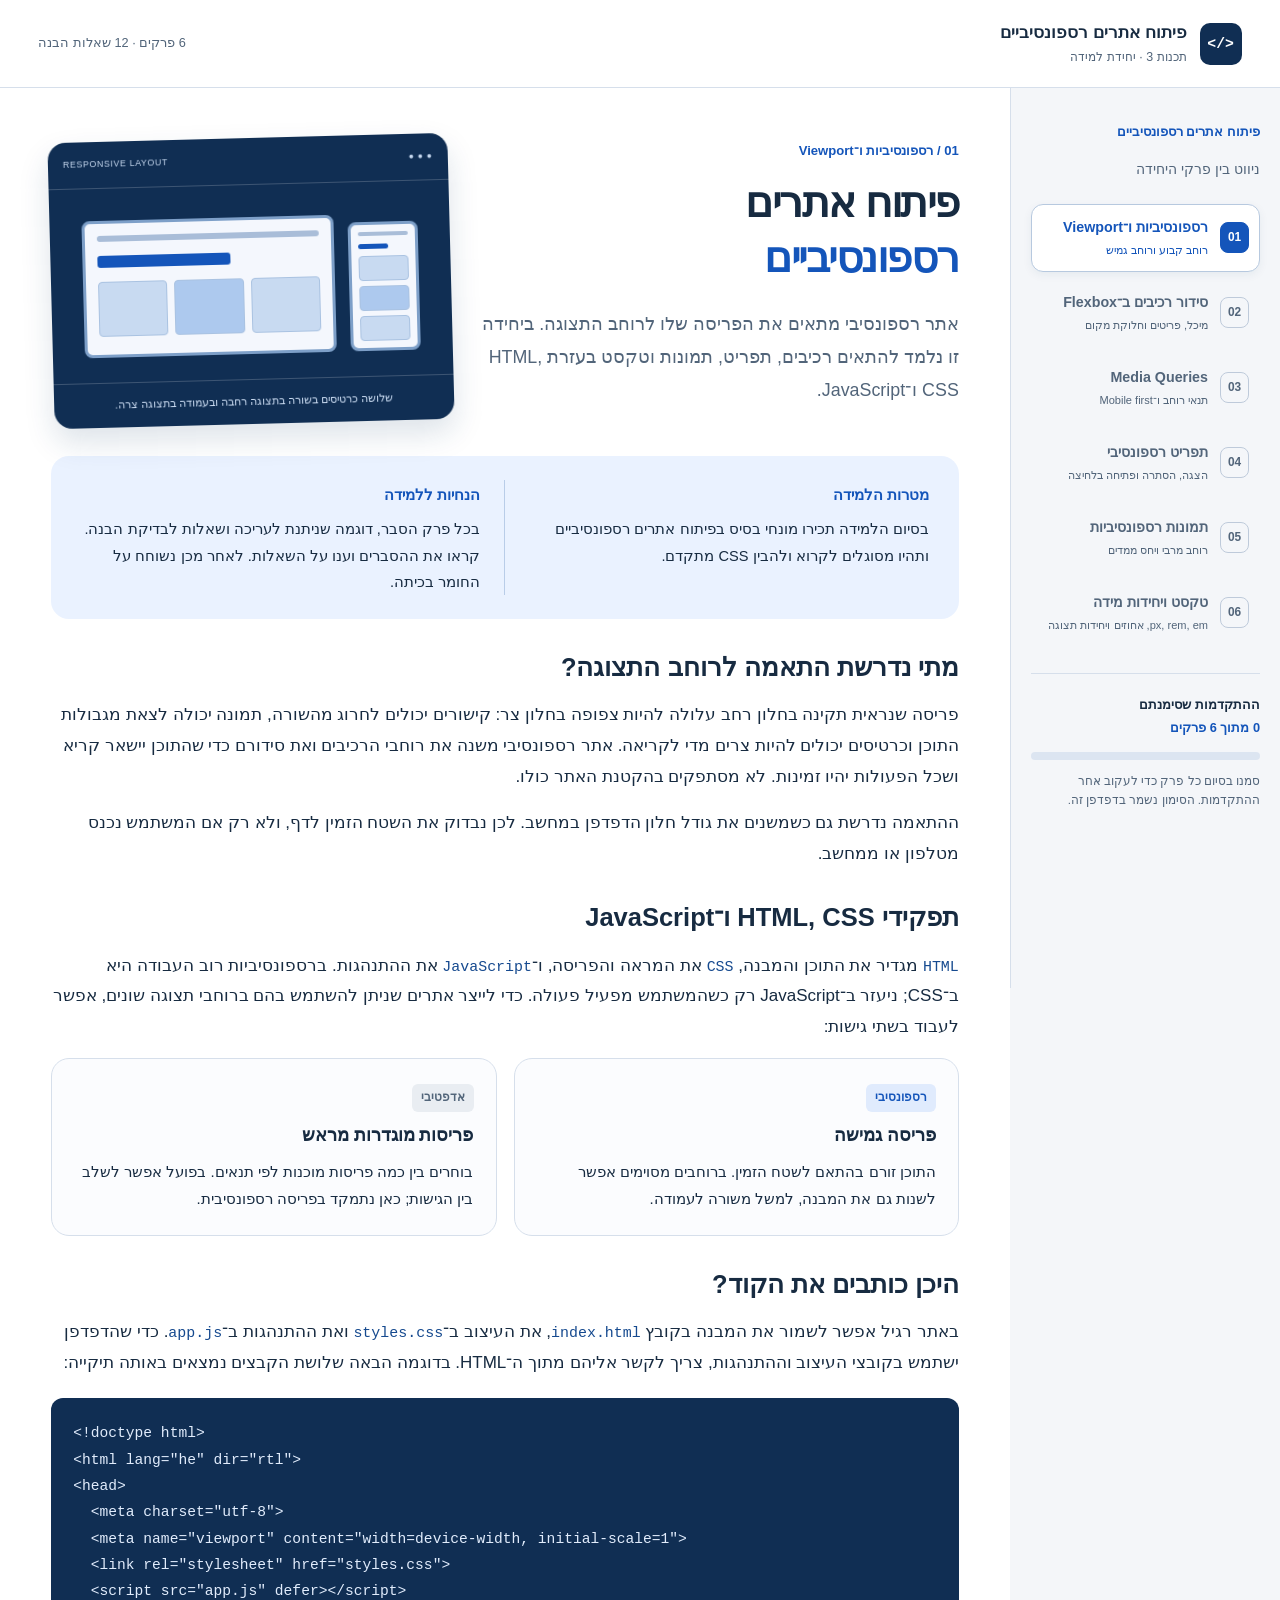
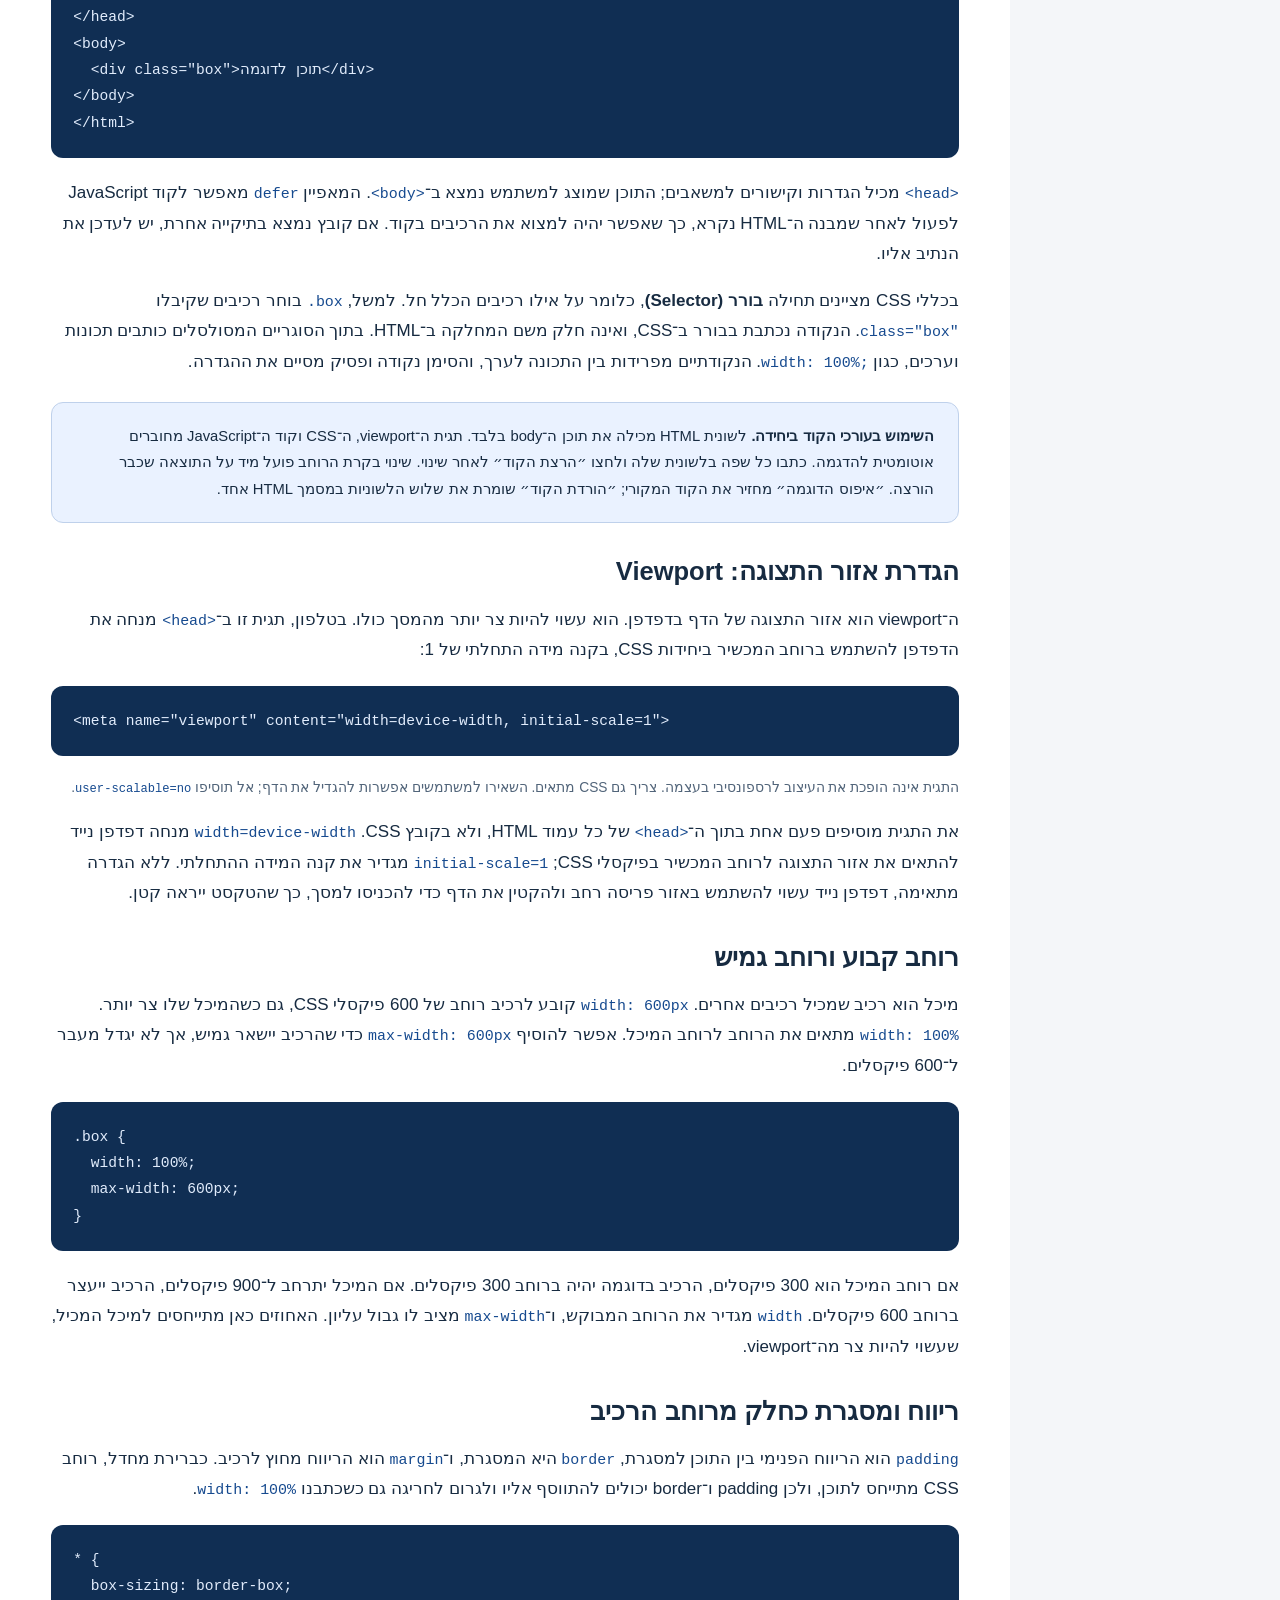
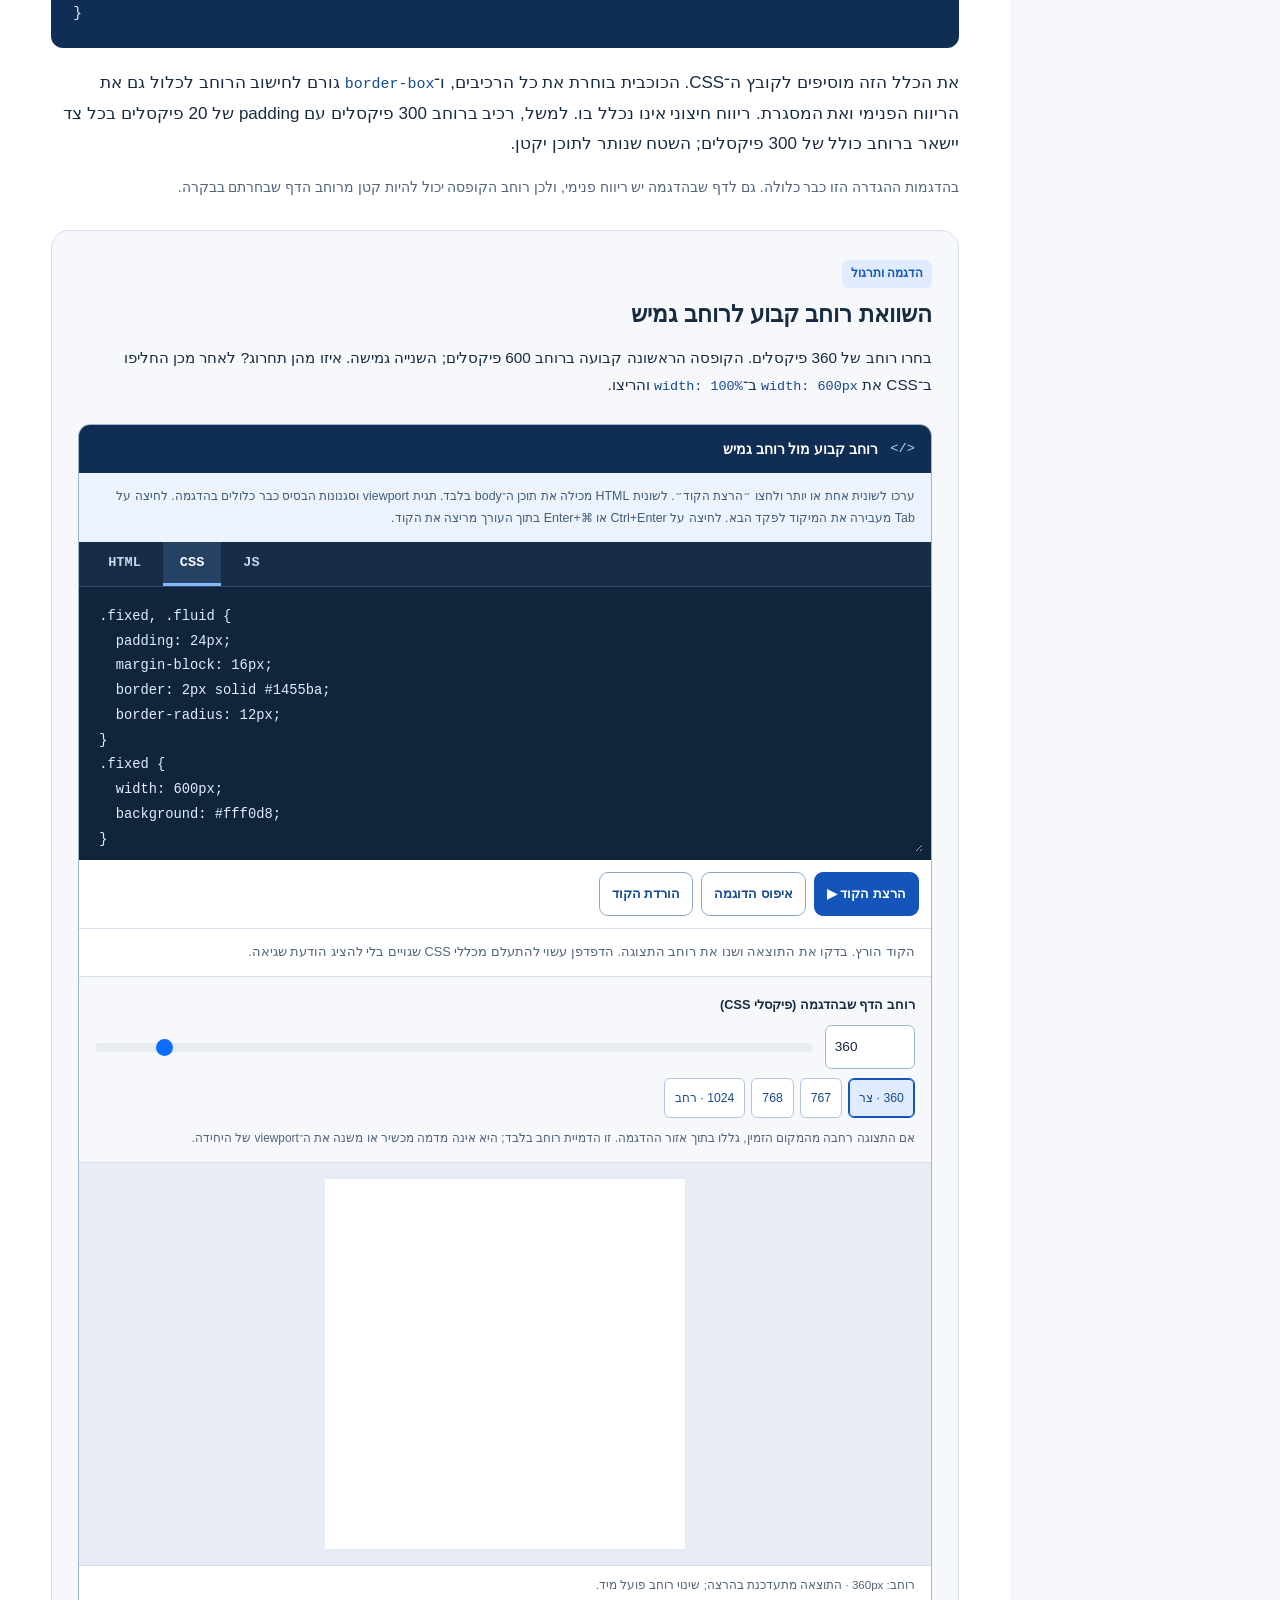
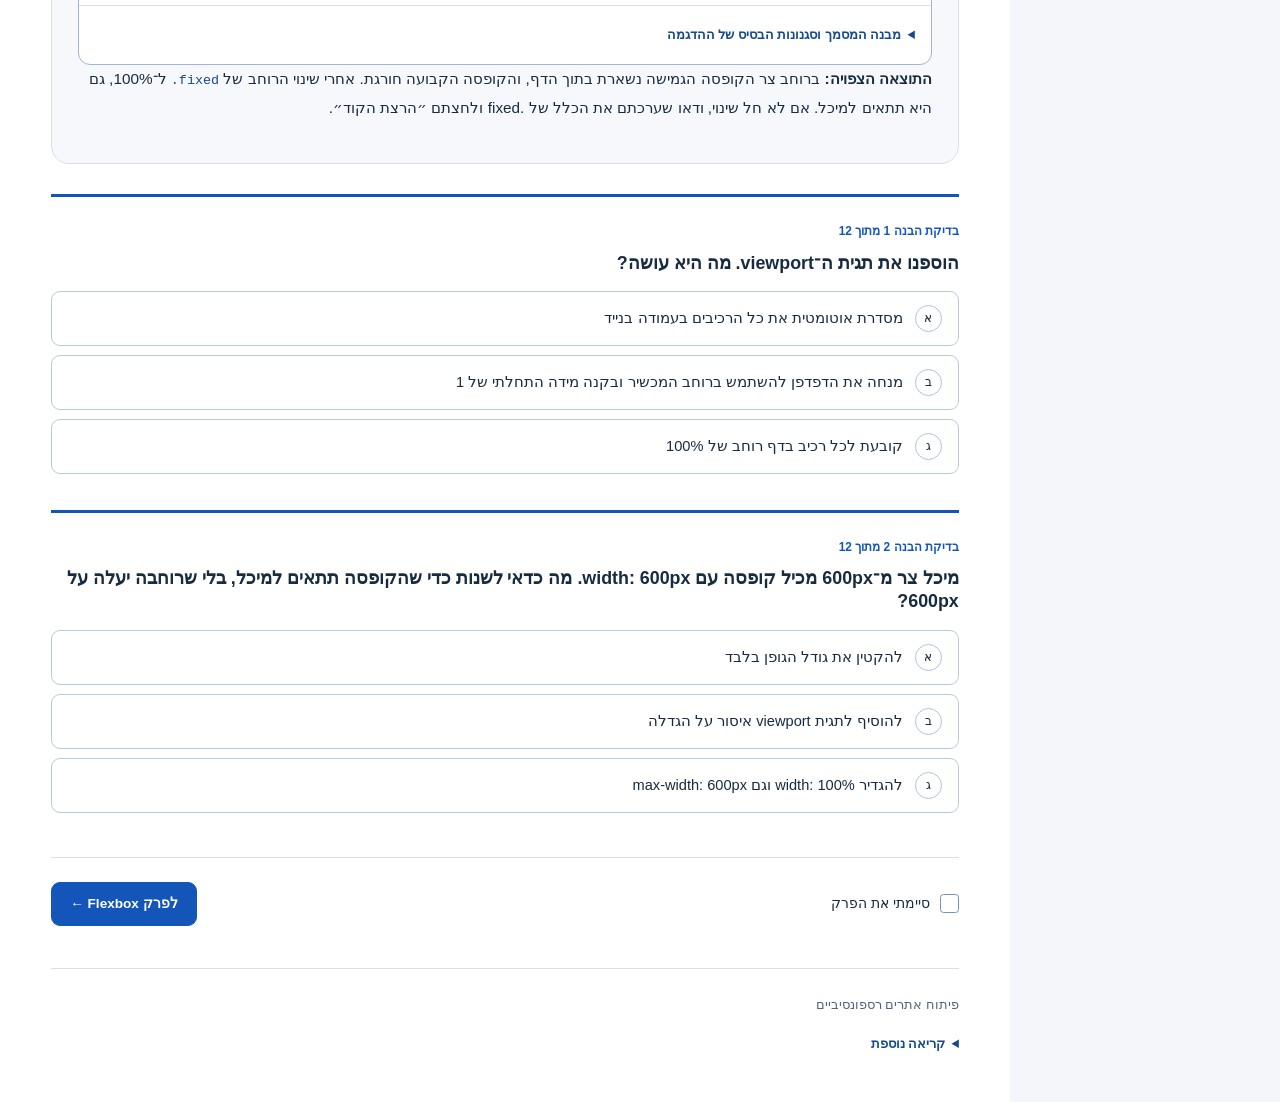
<file: index.html>
<!doctype html>
<html lang="he" dir="rtl">

<head>
  <meta charset="utf-8">
  <meta name="viewport" content="width=device-width, initial-scale=1">
  <meta name="description"
    content="פיתוח אתרים רספונסיביים: Viewport, Flexbox, Media Queries, תפריט לנייד, תמונות ויחידות מידה. הסברים, הדגמות קוד ושאלות הבנה.">
  <meta name="theme-color" content="#102e53">
  <title>פיתוח אתרים רספונסיביים</title>
  <link rel="icon" href="assets/favicon.svg?v=20261104.3" type="image/svg+xml">
  <link rel="stylesheet" href="assets/bootstrap.rtl.min.css?v=20261104.3">
  <link rel="stylesheet" href="styles.css?v=20261104.3">
  <script src="lessons.js?v=20261104.3" defer></script>
  <script src="app.js?v=20261104.3" defer></script>
</head>

<body>
  <a class="skip" href="#lesson-main">דילוג לתוכן הלמידה</a>
  <header class="topbar">
    <a class="brand" href="#start"><span class="brand-icon" aria-hidden="true">&lt;/&gt;</span><span>פיתוח אתרים
        רספונסיביים
        <small>תכנות 3 · יחידת למידה</small></span></a>
    <div class="top-meta">6 פרקים · 12 שאלות הבנה</div>
  </header>
  <div class="shell">
    <aside class="sidebar" aria-label="ניווט ביחידת הלמידה">
      <p class="overline">פיתוח אתרים רספונסיביים</p>
      <p class="nav-intro">ניווט בין פרקי היחידה</p>
      <nav id="chapter-nav" aria-label="פרקי היחידה">
        <a href="#start"><span class="step-no">01</span><span>רספונסיביות ו־Viewport<small>רוחב קבוע ורוחב
              גמיש</small></span></a>
        <a href="#flex"><span class="step-no">02</span><span>סידור רכיבים ב־Flexbox<small>מיכל, פריטים וחלוקת
              מקום</small></span></a>
        <a href="#queries"><span class="step-no">03</span><span>Media Queries<small>תנאי רוחב ו־Mobile
              first</small></span></a>
        <a href="#navigation"><span class="step-no">04</span><span>תפריט רספונסיבי<small>הצגה, הסתרה ופתיחה
              בלחיצה</small></span></a>
        <a href="#media"><span class="step-no">05</span><span>תמונות רספונסיביות<small>רוחב מרבי ויחס
              ממדים</small></span></a>
        <a href="#type"><span class="step-no">06</span><span>טקסט ויחידות מידה<small>px, rem, em, אחוזים ויחידות
              תצוגה</small></span></a>
      </nav>
      <div class="progress-wrap">
        <label for="lesson-progress">ההתקדמות שסימנתם <span id="progress-text">0 מתוך 6 פרקים</span></label>
        <progress id="lesson-progress" max="6" value="0">0 מתוך 6</progress>
        <p>סמנו בסיום כל פרק כדי לעקוב אחר ההתקדמות. הסימון נשמר בדפדפן זה.</p>
      </div>
    </aside>
    <main id="lesson-main" tabindex="-1">
      <noscript>
        <div class="notice warning">JavaScript כבוי. אפשר לקרוא את כל ההסברים ולנווט בין הפרקים. עריכת הקוד והמשוב
          לשאלות דורשים הפעלת JavaScript.</div>
      </noscript>
      <p id="storage-note" class="notice warning" role="status" hidden>שמירה מקומית אינה זמינה. אפשר להמשיך ללמוד;
        סימוני הפרקים יתאפסו ברענון.</p>

      <section id="start" class="chapter" aria-labelledby="title-start">
        <div class="hero">
          <div>
            <p class="overline">01 / רספונסיביות ו־Viewport</p>
            <h1 id="title-start">פיתוח אתרים<br><em>רספונסיביים</em></h1>
            <p class="lead">אתר רספונסיבי מתאים את הפריסה שלו לרוחב התצוגה. ביחידה זו נלמד להתאים רכיבים, תפריט,
              תמונות וטקסט בעזרת HTML, CSS ו־JavaScript.</p>
          </div>
          <div class="device-scene" role="img" aria-label="אותם שלושה כרטיסים מוצגים בשורה במסך רחב ובעמודה בטלפון">
            <div class="scene-top"><span>RESPONSIVE LAYOUT</span><span aria-hidden="true">● ● ●</span></div>
            <div class="device-pair" aria-hidden="true">
              <div class="mock-desktop">
                <div class="mock-nav"></div>
                <div class="mock-title"></div>
                <div class="mock-cards"><i></i><i></i><i></i></div>
              </div>
              <div class="mock-phone">
                <div class="mock-nav"></div>
                <div class="mock-title"></div>
                <div class="mock-cards"><i></i><i></i><i></i></div>
              </div>
            </div>
            <p>שלושה כרטיסים בשורה בתצוגה רחבה ובעמודה בתצוגה צרה.</p>
          </div>
        </div>
        <div class="outcomes row g-0">
          <div class="col-md-6"><b>מטרות הלמידה</b>
            <p>בסיום הלמידה תכירו מונחי בסיס בפיתוח אתרים רספונסיביים ותהיו מסוגלים לקרוא ולהבין CSS מתקדם.</p>
          </div>
          <div class="col-md-6"><b>הנחיות ללמידה</b>
            <p>בכל פרק הסבר, דוגמה שניתנת לעריכה ושאלות לבדיקת הבנה. קראו את ההסברים וענו על השאלות. לאחר מכן נשוחח על החומר בכיתה.</p>
          </div>
        </div>
        <h2>מתי נדרשת התאמה לרוחב התצוגה?</h2>
        <p>פריסה שנראית תקינה בחלון רחב עלולה להיות צפופה בחלון צר: קישורים יכולים לחרוג מהשורה, תמונה יכולה
          לצאת מגבולות התוכן וכרטיסים יכולים להיות צרים מדי לקריאה. אתר רספונסיבי משנה את רוחבי הרכיבים ואת סידורם
          כדי שהתוכן יישאר קריא ושכל הפעולות יהיו זמינות. לא מסתפקים בהקטנת האתר כולו.</p>
        <p>ההתאמה נדרשת גם כשמשנים את גודל חלון הדפדפן במחשב. לכן נבדוק את השטח הזמין לדף, ולא רק אם המשתמש
          נכנס מטלפון או ממחשב.</p>
        <h2>תפקידי HTML, CSS ו־JavaScript</h2>
        <p><code>HTML</code> מגדיר את התוכן והמבנה, <code>CSS</code> את המראה והפריסה, ו־<code>JavaScript</code> את
          ההתנהגות. ברספונסיביות רוב העבודה היא ב־CSS; ניעזר ב־JavaScript רק כשהמשתמש מפעיל פעולה. כדי לייצר אתרים
          שניתן להשתמש בהם ברוחבי תצוגה שונים, אפשר לעבוד בשתי גישות:</p>
        <div class="row g-3 mb-4">
          <div class="col-md-6">
            <article class="concept-card h-100"><span class="pill">רספונסיבי</span>
              <h3>פריסה גמישה</h3>
              <p>התוכן זורם בהתאם לשטח הזמין. ברוחבים מסוימים אפשר לשנות גם את המבנה, למשל משורה לעמודה.</p>
            </article>
          </div>
          <div class="col-md-6">
            <article class="concept-card h-100"><span class="pill neutral">אדפטיבי</span>
              <h3>פריסות מוגדרות מראש</h3>
              <p>בוחרים בין כמה פריסות מוכנות לפי תנאים. בפועל אפשר לשלב בין הגישות; כאן נתמקד בפריסה רספונסיבית.</p>
            </article>
          </div>
        </div>
        <h2>היכן כותבים את הקוד?</h2>
        <p>באתר רגיל אפשר לשמור את המבנה בקובץ <code>index.html</code>, את העיצוב ב־<code>styles.css</code>
          ואת ההתנהגות ב־<code>app.js</code>. כדי שהדפדפן ישתמש בקובצי העיצוב וההתנהגות, צריך לקשר אליהם מתוך ה־HTML.
          בדוגמה הבאה שלושת הקבצים נמצאים באותה תיקייה:</p>
        <pre class="code-sample" dir="ltr"><code>&lt;!doctype html&gt;
&lt;html lang="he" dir="rtl"&gt;
&lt;head&gt;
  &lt;meta charset="utf-8"&gt;
  &lt;meta name="viewport" content="width=device-width, initial-scale=1"&gt;
  &lt;link rel="stylesheet" href="styles.css"&gt;
  &lt;script src="app.js" defer&gt;&lt;/script&gt;
&lt;/head&gt;
&lt;body&gt;
  &lt;div class="box"&gt;תוכן לדוגמה&lt;/div&gt;
&lt;/body&gt;
&lt;/html&gt;</code></pre>
        <p><code>&lt;head&gt;</code> מכיל הגדרות וקישורים למשאבים; התוכן שמוצג למשתמש נמצא ב־<code>&lt;body&gt;</code>.
          המאפיין <code>defer</code> מאפשר לקוד JavaScript לפעול לאחר שמבנה ה־HTML נקרא, כך שאפשר יהיה למצוא
          את הרכיבים בקוד. אם קובץ נמצא בתיקייה אחרת, יש לעדכן את הנתיב אליו.</p>
        <p>בכללי CSS מציינים תחילה <strong>בורר (Selector)</strong>, כלומר על אילו רכיבים הכלל חל. למשל,
          <code>.box</code> בוחר רכיבים שקיבלו <code>class="box"</code>. הנקודה נכתבת בבורר ב־CSS,
          ואינה חלק משם המחלקה ב־HTML. בתוך הסוגריים המסולסלים כותבים תכונות וערכים, כגון
          <code>width: 100%;</code>. הנקודתיים מפרידות בין התכונה לערך, והסימן נקודה ופסיק מסיים את ההגדרה.</p>
        <div class="notice"><strong>השימוש בעורכי הקוד ביחידה.</strong> לשונית HTML מכילה את תוכן ה־body בלבד.
          תגית ה־viewport, ה־CSS וקוד ה־JavaScript מחוברים אוטומטית להדגמה. כתבו כל שפה בלשונית שלה
          ולחצו ״הרצת הקוד״ לאחר שינוי. שינוי בקרת הרוחב פועל מיד על התוצאה שכבר הורצה.
          ״איפוס הדוגמה״ מחזיר את הקוד המקורי; ״הורדת הקוד״ שומרת את שלוש הלשוניות במסמך HTML אחד.</div>
        <h2 id="viewport-explanation">הגדרת אזור התצוגה: Viewport</h2>
        <p>ה־<bdi dir="ltr">viewport</bdi> הוא אזור התצוגה של הדף בדפדפן. הוא עשוי להיות צר יותר מהמסך כולו. בטלפון,
          תגית זו ב־<code>&lt;head&gt;</code> מנחה את הדפדפן להשתמש ברוחב המכשיר ביחידות CSS, בקנה מידה התחלתי של 1:</p>
        <pre class="code-sample"
          dir="ltr"><code>&lt;meta name="viewport" content="width=device-width, initial-scale=1"&gt;</code></pre>
        <p class="note">התגית אינה הופכת את העיצוב לרספונסיבי בעצמה. צריך גם CSS מתאים. השאירו למשתמשים אפשרות להגדיל את
          הדף; אל תוסיפו <code>user-scalable=no</code>.</p>
        <p>את התגית מוסיפים פעם אחת בתוך ה־<code>&lt;head&gt;</code> של כל עמוד HTML, ולא בקובץ CSS.
          <code>width=device-width</code> מנחה דפדפן נייד להתאים את אזור התצוגה לרוחב המכשיר בפיקסלי CSS;
          <code>initial-scale=1</code> מגדיר את קנה המידה ההתחלתי. ללא הגדרה מתאימה, דפדפן נייד עשוי להשתמש
          באזור פריסה רחב ולהקטין את הדף כדי להכניסו למסך, כך שהטקסט ייראה קטן.</p>
        <h2 id="fluid-explanation">רוחב קבוע ורוחב גמיש</h2>
        <p>מיכל הוא רכיב שמכיל רכיבים אחרים. <code>width: 600px</code> קובע לרכיב רוחב של 600 פיקסלי CSS,
          גם כשהמיכל שלו צר יותר. <code>width: 100%</code> מתאים את הרוחב לרוחב המיכל.
          אפשר להוסיף <code>max-width: 600px</code> כדי שהרכיב יישאר גמיש, אך לא יגדל מעבר ל־600 פיקסלים.</p>
        <pre class="code-sample" dir="ltr"><code>.box {
  width: 100%;
  max-width: 600px;
}</code></pre>
        <p>אם רוחב המיכל הוא 300 פיקסלים, הרכיב בדוגמה יהיה ברוחב 300 פיקסלים. אם המיכל יתרחב ל־900 פיקסלים,
          הרכיב ייעצר ברוחב 600 פיקסלים. <code>width</code> מגדיר את הרוחב המבוקש,
          ו־<code>max-width</code> מציב לו גבול עליון. האחוזים כאן מתייחסים למיכל המכיל, שעשוי להיות צר מה־viewport.</p>
        <h2>ריווח ומסגרת כחלק מרוחב הרכיב</h2>
        <p><code>padding</code> הוא הריווח הפנימי בין התוכן למסגרת, <code>border</code> היא המסגרת,
          ו־<code>margin</code> הוא הריווח מחוץ לרכיב. כברירת מחדל, רוחב CSS מתייחס לתוכן,
          ולכן padding ו־border יכולים להתווסף אליו ולגרום לחריגה גם כשכתבנו <code>width: 100%</code>.</p>
        <pre class="code-sample" dir="ltr"><code>* {
  box-sizing: border-box;
}</code></pre>
        <p>את הכלל הזה מוסיפים לקובץ ה־CSS. הכוכבית בוחרת את כל הרכיבים, ו־<code>border-box</code> גורם
          לחישוב הרוחב לכלול גם את הריווח הפנימי ואת המסגרת. ריווח חיצוני אינו נכלל בו. למשל, רכיב ברוחב
          300 פיקסלים עם padding של 20 פיקסלים בכל צד יישאר ברוחב כולל של 300 פיקסלים; השטח שנותר לתוכן יקטן.</p>
        <p class="note">בהדגמות ההגדרה הזו כבר כלולה. גם לדף שבהדגמה יש ריווח פנימי, ולכן רוחב הקופסה יכול להיות
          קטן מרוחב הדף שבחרתם בבקרה.</p>
        <div id="first-demo" class="activity"><span class="pill">הדגמה ותרגול</span>
          <h2>השוואת רוחב קבוע לרוחב גמיש</h2>
          <p>בחרו רוחב של 360 פיקסלים. הקופסה הראשונה קבועה ברוחב 600 פיקסלים; השנייה גמישה. איזו מהן תחרוג? לאחר מכן
            החליפו ב־CSS את <code>width: 600px</code> ב־<code>width: 100%</code> והריצו.</p>
          <div class="lab-host" data-lab="fluid"></div>
          <p><strong>התוצאה הצפויה:</strong> ברוחב צר הקופסה הגמישה נשארת בתוך הדף, והקופסה הקבועה חורגת.
            אחרי שינוי הרוחב של <code>.fixed</code> ל־100%, גם היא תתאים למיכל.
            אם לא חל שינוי, ודאו שערכתם את הכלל של .fixed ולחצתם ״הרצת הקוד״.</p>
        </div>
        <div class="quiz-host" data-quiz="viewport"></div>
        <div class="quiz-host" data-quiz="fluid"></div>
        <div class="chapter-end"><label><input class="form-check-input" type="checkbox" data-complete="0"> סיימתי את
            הפרק</label><button class="btn btn-primary" type="button" data-next>לפרק Flexbox ←</button></div>
      </section>

      <section id="flex" class="chapter" aria-labelledby="title-flex">
        <p class="overline">02 / Flexbox</p>
        <h1 id="title-flex">סידור רכיבים עם <em>Flexbox</em></h1>
        <p class="lead">Flexbox הוא כלי CSS לסידור רכיבים בשורה או בעמודה. הגדרות המיכל משפיעות על הפריסה של הילדים
          הישירים שלו.</p>
        <h2>הגדרת המבנה ב־HTML והפעלת Flexbox ב־CSS</h2>
        <p>ראשית מזהים את הרכיב שמכיל את הפריטים שרוצים לסדר יחד. בדוגמה הבאה ה־<code>ul</code> הוא המיכל,
          ושלושת רכיבי ה־<code>li</code> שבתוכו הם הילדים הישירים. בכל פריט יש קישור <code>a</code>:</p>
        <pre class="code-sample" dir="ltr"><code>&lt;ul class="links"&gt;
  &lt;li&gt;&lt;a href="#intro"&gt;מידע&lt;/a&gt;&lt;/li&gt;
  &lt;li&gt;&lt;a href="#topics"&gt;נושאים&lt;/a&gt;&lt;/li&gt;
  &lt;li&gt;&lt;a href="#contact"&gt;יצירת קשר&lt;/a&gt;&lt;/li&gt;
&lt;/ul&gt;</code></pre>
        <p>בקובץ ה־CSS בוחרים את המחלקה <code>.links</code> ומגדירים עליה <code>display: flex</code>.
          הגדרת Flexbox חלה על הפריסה של הילדים הישירים של המיכל, ואינה הופכת כל צאצא בתוכו לפריט Flex של אותו מיכל.</p>
        <div class="row g-3" id="flex-items-explanation">
          <div class="col-md-6">
            <article class="concept-card h-100">
              <h2 class="h3">המיכל · Container</h2>
              <p><code>display: flex</code> הופך את המיכל ל־Flex container. ‏<code>flex-direction</code> קובע את הכיוון.
                ‏<code>gap</code> מוסיף רווח.</p>
            </article>
          </div>
          <div class="col-md-6">
            <article class="concept-card h-100">
              <h2 class="h3">הילדים הישירים · Items</h2>
              <p>אם <code>ul</code> הוא המיכל, רכיבי <code>li</code> הישירים שבתוכו הם הפריטים. הקישורים בתוך
                ה־<code>li</code> אינם פריטי Flex של אותו מיכל.</p>
            </article>
          </div>
        </div>
        <h2>כיוון הפריסה ויישור הפריטים</h2>
        <p><code>justify-content</code> מפזר פריטים לאורך הציר הראשי; <code>align-items</code> מיישר אותם בציר הניצב לו.
          ב־<code>row</code> הציר הראשי אופקי; ב־<code>column</code> הוא אנכי. בדף בעברית כיוון הכתיבה משפיע גם על תחילת
          השורה.</p>
        <pre class="code-sample" dir="ltr"><code>.links {
  display: flex;
  flex-direction: row;
  justify-content: flex-start;
  align-items: center;
  gap: 12px;
}</code></pre>
        <ul>
          <li><code>flex-direction: row</code> מסדר את הפריטים בשורה; <code>column</code> מסדר אותם בעמודה.
            בדף עם <code>dir="rtl"</code>, שורה רגילה מתחילה מימין.</li>
          <li><code>justify-content: flex-start</code> מצמיד את הפריטים לתחילת הציר הראשי;
            <code>center</code> מרכז אותם; <code>space-between</code> מחלק מקום פנוי בין הפריטים.
            כשאין מקום פנוי, לא יהיה מקום נוסף לחלוקה.</li>
          <li><code>align-items: center</code> ממרכז את הפריטים בציר הניצב. בשורה הוא מיישר אותם אנכית;
            בעמודה הוא מיישר אותם אופקית.</li>
          <li><code>gap: 12px</code> מוסיף רווח בין פריטים סמוכים. הוא אינו יוצר רווח בין המיכל לפריטים שבקצוות;
            לשם כך אפשר להשתמש ב־padding של המיכל.</li>
        </ul>
        <h2>מה קורה כשאין מספיק מקום בשורה?</h2>
        <p>ברירת המחדל של Flexbox היא לנסות להחזיק את הפריטים בשורה אחת. פריטים עשויים להצטמצם, אך תוכן ארוך
          עדיין יכול לגרום לחריגה. אם רוצים לאפשר מעבר של פריטים לשורה נוספת, מוסיפים למיכל
          <code>flex-wrap: wrap;</code>. לעומת זאת, <code>flex-direction: column</code> משנה את כיוון הפריסה כולה לעמודה.</p>
        <pre class="code-sample" dir="ltr"><code>.links {
  display: flex;
  flex-wrap: wrap;
  gap: 12px;
}</code></pre>
        <h2 id="flex-grow-explanation">חלוקת המקום הפנוי עם flex-grow</h2>
        <p>לאחר הקצאת המקום הראשוני לפריטים, ייתכן שנותר במיכל מקום פנוי. <code>flex-grow</code> הוא מספר שקובע
          באיזה יחס תחולק התוספת בין הפריטים. פריט עם <code>flex-grow: 4</code> יקבל פי ארבעה מהתוספת שיקבל פריט
          עם <code>flex-grow: 1</code>. זהו יחס בין התוספות, ולא בהכרח בין הרוחבים הכוללים של הפריטים.</p>
        <p>לדוגמה, אם לשני פריטים גורמי גדילה 4 ו־1, ויש 100 פיקסלים פנויים לחלוקה, הראשון יקבל תוספת של 80
          פיקסלים והשני תוספת של 20 פיקסלים. תוספת זו מתווספת לגודל הבסיס של כל פריט.</p>
        <p>את <code>flex-grow</code> מגדירים על הפריטים, ולא על המיכל. הבורר
          <code>.links &gt; li</code> בוחר רק את רכיבי ה־li שהם ילדים ישירים של המיכל.
          בתוספת <code>:first-child</code> בוחרים את הילד הראשון:</p>
        <pre class="code-sample" dir="ltr"><code>.links &gt; li { flex-grow: 1; }
.links &gt; li:first-child { flex-grow: 4; }</code></pre>
        <h2>משמעות ההגדרה flex: 1 בהדגמות</h2>
        <p><code>flex</code> היא תכונת קיצור שמחברת בין גדילה, כיווץ וגודל בסיס. ההגדרה <code>flex: 1</code>
          מתפרשת בדפדפנים כ־<code>flex: 1 1 0%</code>: מותר לפריט לקבל מקום פנוי, מותר לו להתכווץ,
          וגודל הבסיס לחישוב הוא 0%. כשאותה הגדרה חלה על כמה כרטיסים בשורה, היא עוזרת להם לחלוק את המקום באופן שווה.</p>
        <p>בהדגמת הכרטיסים מופיעה גם <code>min-width: 0</code> על כל כרטיס. היא מאפשרת לו להצטמצם מתחת לרוחב
          המינימלי שהתוכן היה כופה עליו. אם יש טקסט ארוך ללא רווחים, אפשר להוסיף לטקסט
          <code>overflow-wrap: anywhere</code> כדי לאפשר שבירת שורה בתוכו.</p>
        <div class="activity"><span class="pill">הדגמה ותרגול</span>
          <h2>שינוי כיוון הפריסה ויישור הקישורים</h2>
          <ol>
            <li>שנו <code>flex-direction: row</code> ל־<code>column</code> והריצו. מה קרה לקישורים?</li>
            <li>החזירו ל־<code>row</code>, שנו <code>justify-content</code> ל־<code>space-between</code> והריצו שוב.
            </li>
          </ol>
          <div class="lab-host" data-lab="flex"></div>
          <p><strong>התוצאה הצפויה:</strong> column מציג את הקישורים זה מתחת לזה. לאחר החזרה ל־row,
            space-between מפזר את המקום הפנוי ביניהם. את ההגדרות האלה משנים בכלל <code>.links</code>,
            משום שזהו המיכל. הגדרתן על קישור יחיד לא תסדר את שאר הקישורים.</p>
          <details class="extension">
            <summary>תרגול נוסף: שינוי flex-grow</summary>
            <p>הוסיפו <code>.links &gt; li { flex-grow: 1; }</code> וגם
              <code>.links &gt; li:first-child { flex-grow: 4; }</code>. הפריט הראשון יקבל פי ארבעה <strong>מהתוספת של
                המקום הפנוי</strong> שכל פריט אחר מקבל. זו אינה הבטחה שרוחבו הכולל יהיה פי ארבעה, כי גם גודל הבסיס
              והתוכן משפיעים.
            </p>
          </details>
        </div>
        <div class="quiz-host" data-quiz="flex-items"></div>
        <div class="quiz-host" data-quiz="grow"></div>
        <div class="chapter-end"><label><input class="form-check-input" type="checkbox" data-complete="1"> סיימתי את
            הפרק</label><button class="btn btn-outline-primary" type="button" data-prev>→ לפרק הקודם</button><button
            class="btn btn-primary" type="button" data-next>לפרק Media Queries ←</button></div>
      </section>

      <section id="queries" class="chapter" aria-labelledby="title-queries">
        <p class="overline">03 / Media Queries</p>
        <h1 id="title-queries">שינוי פריסה עם <em>Media Queries</em></h1>
        <p class="lead">Media Query מאפשר להפעיל כללי CSS רק כאשר תנאי מסוים מתקיים. כאן נשתמש בתנאי רוחב
          כדי להציג כרטיסים בעמודה בתצוגה צרה ובשורה בתצוגה רחבה.</p>
        <h2>כתיבת תנאי רוחב בקובץ CSS</h2>
        <p>כותבים Media Query באותו קובץ CSS שבו נכתבים שאר כללי העיצוב. השאילתה כוללת תנאי בסוגריים עגולים,
          ובתוך הסוגריים המסולסלים שלה כותבים כללי CSS רגילים: בורר, תכונה וערך. הדפדפן בודק את התנאי בעצמו
          בכל שינוי רוחב; אין צורך ב־JavaScript כדי להפעיל אותו.</p>
        <ul>
          <li><code>min-width: 768px</code> פירושו שהרוחב הוא לפחות 768 פיקסלי CSS.</li>
          <li><code>max-width: 600px</code> פירושו שהרוחב הוא לכל היותר 600 פיקסלי CSS.</li>
          <li>התנאי מתייחס לרוחב ה־viewport של הדף. הוא אינו מגדיר רוחב קבוע לרכיב ואינו מזהה דגם מכשיר.</li>
        </ul>
        <h2 id="mobile-first-explanation">Mobile first: בסיס לתצוגה צרה והתאמות לתצוגה רחבה</h2>
        <p>כותבים קודם את כללי הבסיס למסך צר. אחריהם מוסיפים <code>@media</code> עם <code>min-width</code> כדי לשנות רק
          את מה שנחוץ במסך רחב. הכללים מחוץ לשאילתה ממשיכים לחול גם ברוחב גדול.</p>
        <pre class="code-sample" dir="ltr"><code>.cards { display: flex; flex-direction: column; }
@media (min-width: 768px) {
  .cards { flex-direction: row; }
}</code></pre>
        <div class="notice" id="breakpoint-explanation"><strong>נקודת שבירה (Breakpoint)</strong> היא הרוחב שבו משנים את
          העיצוב. <code>min-width: 768px</code>
          כולל גם 768 בדיוק; <code>max-width: 600px</code> כולל גם 600. בוחרים נקודות לפי צורכי התוכן, ולא כהבטחה לזיהוי
          טלפון או מחשב.</div>
        <p>בדוגמה, עד רוחב 767 פיקסלים הכרטיסים מוצגים בעמודה. ברוחב 768 ומעלה מופעל הכלל שבתוך השאילתה,
          והכרטיסים מוצגים בשורה. שאר כללי הבסיס ממשיכים לחול.</p>
        <h2>איך הדפדפן מחבר את כללי הבסיס ואת השאילתה?</h2>
        <ol>
          <li>הכלל שמחוץ ל־<code>@media</code> חל בכל רוחב. הוא מפעיל Flexbox ומגדיר כיוון של עמודה.</li>
          <li>כשהרוחב קטן מ־768, התנאי אינו מתקיים והדפדפן אינו מחיל את הכללים שבתוך השאילתה.</li>
          <li>כשהרוחב מגיע ל־768, הכלל שבתוך השאילתה נעשה פעיל. בשני הכללים מופיע אותו בורר,
            <code>.cards</code>, והכלל המאוחר משנה את <code>flex-direction</code> לשורה.
            אין צורך לכתוב שוב <code>display: flex</code> או את הריווחים שכבר הוגדרו בבסיס.</li>
        </ol>
        <p>את כללי השאילתה כותבים אחרי כללי הבסיס. כשכמה כללים חלים על אותו רכיב, סדר הכתיבה משפיע אם לבוררים
          אותה ספציפיות, כלומר אותה דרגת עדיפות. בהדגמה הבורר זהה בשני המקומות, ולכן הכלל המאוחר קובע את הכיוון.</p>
        <h2>בחירת נקודת שבירה לפי התוכן</h2>
        <p>768 פיקסלים הם בחירה לדוגמה. בפרויקט מתחילים בפריסה הצרה ומרחיבים בהדרגה את החלון.
          כאשר יש מספיק מקום להציג את הכרטיסים בשורה באופן קריא, אפשר להגדיר שם נקודת שבירה.
          אין חובה להשתמש באותה נקודת שבירה בכל אתר או ליצור כלל לכל דגם טלפון.</p>
        <p class="note">המספרים מוצגים כאן ברוחבים שלמים כדי להקל על הבדיקה. התנאי עצמו הוא ״לפחות 768״:
          גם רוחב קטן במעט מ־768 עדיין אינו מפעיל אותו.</p>
        <div class="activity"><span class="pill">הדגמה ותרגול</span>
          <h2>בדיקת הפריסה לפני נקודת השבירה ואחריה</h2>
          <p>בחרו 767 ואז 768 בבקרת הרוחב. הסתכלו גם על הכרטיסים וגם על הודעת מצב השאילתה. אחר כך שנו בקוד את 768 ל־900
            והריצו; כעת בדקו ב־899 וב־900.</p>
          <div class="lab-host" data-lab="queries"></div>
          <p><strong>התוצאה הצפויה:</strong> בקוד המקורי המעבר מעמודה לשורה קורה ב־768.
            אחרי החלפת התנאי ל־900 והרצה, הוא יקרה ב־900. הודעת המצב שבהדגמה מסמנת אם השאילתה פעילה.
            אם כיוון הפריסה אינו משתנה, בדקו שהכלל נמצא בתוך הסוגריים המסולסלים של השאילתה
            ושהמספר כולל יחידת <code>px</code>.</p>
          <details class="extension">
            <summary>הסבר התחביר של Media Query</summary>
            <p><code>@media</code> פותח תנאי. הסוגריים העגולים מכילים את התנאי; בתוך הסוגריים המסולסלים כותבים כללי CSS
              רגילים. השאילתה נבדקת מול רוחב התצוגה של הדף שבהדגמה, ולא מול רוחב כל יחידת הלמידה.</p>
          </details>
        </div>
        <div class="quiz-host" data-quiz="boundary"></div>
        <div class="quiz-host" data-quiz="mobile-first"></div>
        <div class="chapter-end"><label><input class="form-check-input" type="checkbox" data-complete="2"> סיימתי את
            הפרק</label><button class="btn btn-outline-primary" type="button" data-prev>→ לפרק הקודם</button><button
            class="btn btn-primary" type="button" data-next>לפרק תפריט רספונסיבי ←</button></div>
      </section>

      <section id="navigation" class="chapter" aria-labelledby="title-navigation">
        <p class="overline">04 / תפריט רספונסיבי</p>
        <h1 id="title-navigation">תפריט רספונסיבי עם <em>CSS ו־JavaScript</em></h1>
        <p class="lead">ברוחב צר נציג כפתור לפתיחת התפריט. ברוחב רחב הקישורים יופיעו בשורה, בלי צורך בכפתור.</p>
        <h2 id="navigation-explanation">חלוקת התפקידים בקוד התפריט</h2>
        <ol class="explain-steps">
          <li><b>HTML:</b> רכיב button ואזור ניווט בעל מזהה. <code>aria-controls</code> מחבר ביניהם;
            <code>aria-expanded</code> מתאר אם התפריט פתוח.
          </li>
          <li><b>CSS:</b> במצב צר מסתירים את הקישורים עד לפתיחה. מ־768 פיקסלים מציגים אותם תמיד ומסתירים את הכפתור.</li>
          <li><b>JavaScript:</b> לחיצה מחליפה מצב, מעדכנת מחלקה וגם את <code>aria-expanded</code>.</li>
        </ol>
        <h2>מבנה הכפתור והניווט ב־HTML</h2>
        <p>מוסיפים כפתור <code>button</code> ורכיב <code>nav</code> עם הקישורים. לכל אחד מזהה
          <code>id</code> ייחודי, כדי שנוכל לבחור אותו ב־CSS וב־JavaScript.
          בורר שמתחיל ב־<code>#</code> מתייחס למזהה: <code>#main-nav</code> בוחר את הרכיב עם
          <code>id="main-nav"</code>. להבדיל ממחלקה, מזהה אמור להופיע פעם אחת בלבד בעמוד.</p>
        <pre class="code-sample" dir="ltr"><code>&lt;button id="nav-button" type="button"
  aria-controls="main-nav" aria-expanded="false" hidden&gt;
  תפריט
&lt;/button&gt;
&lt;nav id="main-nav" aria-label="תפריט הסדנאות"&gt;
  &lt;a href="#about"&gt;על הסדנאות&lt;/a&gt;
  &lt;a href="#workshops"&gt;הסדנאות&lt;/a&gt;
&lt;/nav&gt;</code></pre>
        <p><code>type="button"</code> מגדיר כפתור פעולה, שאינו כפתור שליחת טופס.
          כפתור HTML רגיל כבר תומך בהפעלה באמצעות Enter או Space, ו־<code>aria-label</code>
          נותן לאזור הניווט שם שקורא מסך יכול להקריא. המאפיין <code>hidden</code> מסתיר בתחילה את הכפתור;
          קוד ה־JavaScript מסיר אותו לאחר שהגדיר את פעולת הפתיחה.</p>
        <h2>הצגה והסתרה באמצעות מחלקות CSS</h2>
        <p>לאחר הכנת הכפתור, הקוד מוסיף ל־html את המחלקה <code>nav-ready</code>.
          בתצוגה צרה, הכלל <code>.nav-ready #main-nav</code> מסתיר את הקישורים באמצעות <code>display: none</code>.
          כשהניווט מקבל גם את המחלקה <code>is-open</code>, כלל נוסף מציג אותו:</p>
        <pre class="code-sample" dir="ltr"><code>.nav-ready #nav-button { display: block; }
.nav-ready #main-nav { display: none; flex-direction: column; }
.nav-ready #main-nav.is-open { display: flex; }
@media (min-width: 768px) {
  .nav-ready #main-nav {
    display: flex;
    flex-direction: row;
  }
  .nav-ready #nav-button { display: none; }
}</code></pre>
        <p><code>#main-nav.is-open</code> פירושו ״הרכיב בעל המזהה main-nav שגם נושא את המחלקה is-open״.
          הרווח אחרי <code>.nav-ready</code> מציין שהרכיב נמצא בתוך רכיב עם מחלקה זו.
          <code>display: none</code> מסיר את הקישורים מהתצוגה ומסדר המעבר באמצעות Tab;
          שינוי ל־<code>display: flex</code> מציג אותם ומסדר אותם שוב.</p>
        <p>ברוחב 768 ומעלה, Media Query מציג את הניווט בשורה גם כשהמחלקה <code>is-open</code> אינה קיימת,
          ומסתיר את הכפתור. לפני ש־JavaScript פועל, הקישורים נשארים גלויים כדי שלא לחסום את הניווט.</p>
        <h2 id="expanded-explanation">ציון מצב התפריט עבור טכנולוגיות מסייעות</h2>
        <p>לכפתור מוגדר המאפיין <code>aria-controls="main-nav"</code>, שמפנה למזהה הניווט שעליו הוא שולט.
          המאפיין <code>aria-expanded</code> מתאר את מצב הפתיחה: <code>false</code> כשהתפריט סגור,
          ו־<code>true</code> כשהוא פתוח. כך קורא מסך יכול להודיע למשתמש אם התפריט פתוח או סגור.</p>
        <p>בעת לחיצה, ה־JavaScript מעדכן שני דברים: את המחלקה <code>is-open</code>, שקובעת אם הקישורים מוצגים
          בתצוגה צרה, ואת הערך של <code>aria-expanded</code> בכפתור. בפתיחה מוסיפים את המחלקה ומגדירים true;
          בסגירה מסירים את המחלקה ומגדירים false.</p>
        <h2>קריאת קוד ה־JavaScript של הפתיחה והסגירה</h2>
        <p>הקוד מוצא את הכפתור ואת הניווט באמצעות <code>document.querySelector</code>, שמחזיר את הרכיב הראשון
          המתאים לבורר. המשתנים <code>button</code> ו־<code>nav</code> שומרים הפניות לרכיבים האלה:</p>
        <pre class="code-sample" dir="ltr"><code>const button = document.querySelector('#nav-button');
const nav = document.querySelector('#main-nav');

function setOpen(open) {
  nav.classList.toggle('is-open', open);
  button.setAttribute('aria-expanded', String(open));
}
button.addEventListener('click', () =&gt; {
  setOpen(button.getAttribute('aria-expanded') !== 'true');
});
button.hidden = false;
document.documentElement.classList.add('nav-ready');</code></pre>
        <ul>
          <li>הפונקציה <code>setOpen</code> מקבלת ערך בוליאני: <code>true</code> לפתיחה או <code>false</code> לסגירה.</li>
          <li><code>classList.toggle('is-open', open)</code> מוסיף את המחלקה כאשר open הוא true,
            ומסיר אותה כאשר הוא false. זו המחלקה שכללי ה־CSS בודקים.</li>
          <li><code>setAttribute</code> מעדכן מאפיין HTML. ‏<code>String(open)</code> ממיר את הערך הבוליאני
            לטקסט <code>'true'</code> או <code>'false'</code> עבור המאפיין <code>aria-expanded</code>.</li>
          <li><code>addEventListener('click', ...)</code> מגדיר מה יקרה בלחיצה. הביטוי <code>!== 'true'</code> בודק אם התפריט אינו פתוח כרגע: אם התפריט סגור, נפתח אותו; אם הוא פתוח, נסגור אותו.</li>
        </ul>
        <p>שתי השורות האחרונות משלימות את ההכנה: <code>button.hidden = false</code> מסיר את ההסתרה הראשונית
          של הכפתור, ו־<code>document.documentElement</code> הוא רכיב html, שעליו מוסיפים את המחלקה nav-ready.
          כך כללי ההסתרה ב־CSS נכנסים לתוקף רק אחרי שהכפתור מסוגל להגיב ללחיצה.</p>
        <p>בקוד המלא מופיעה גם <code>window.matchMedia('(min-width: 768px)')</code>.
          היא מאפשרת ל־JavaScript לבדוק את אותו תנאי רוחב, באמצעות הערך <code>matches</code>,
          ולטפל באירוע <code>change</code> כאשר התנאי משתנה. בהדגמה היא משמשת לאיפוס מצב הפתיחה במעבר
          בין תצוגה צרה לרחבה. אם משנים את נקודת השבירה, מעדכנים את המספר גם ב־CSS וגם ב־JavaScript.</p>
        <p>סגירה עם Escape מחזירה את המיקוד לכפתור, כדי שהמשתמש יוכל להמשיך לנווט מהמקום שבו פתח את התפריט.
          גם שינוי רוחב מטופל כך שהמיקוד לא יישאר על רכיב שנעשה מוסתר.</p>
        <div class="activity"><span class="pill">הדגמה ותרגול</span>
          <h2>בדיקת התפריט בתצוגה צרה ורחבה</h2>
          <p>בחרו 360, לחצו על ״תפריט״ בתוך ההדגמה, ואז בדקו גם עם המקלדת: Tab למעבר, Enter לפתיחה ו־Escape לסגירה. עברו
            ל־1024 וחזרו ל־360: התפריט חוזר למצב סגור. בלשונית JS מצאו את השורה שמעדכנת <code>aria-expanded</code>.</p>
          <div class="lab-host" data-lab="navigation"></div>
          <p><strong>התוצאה הצפויה:</strong> בתצוגה צרה הכפתור מציג או מסתיר את הקישורים בכל לחיצה;
            בתצוגה רחבה הקישורים תמיד גלויים והכפתור מוסתר. אם לחיצה אינה משנה דבר, ודאו שהמזהים
            ב־HTML תואמים לבוררים ב־JavaScript ושמחלקת <code>is-open</code> נכתבת באותו אופן ב־CSS וב־JavaScript.</p>
        </div>
        <div class="notice"><strong>שמירה על גישה לקישורים.</strong> כאן מסתירים קישורים רק כאשר יש דרך לפתוח אותם.
          אין להעלים תוכן חיוני בנייד בלי להציע אליו גישה. סדר הקישורים ב־HTML נשמר גם כשהפריסה משתנה.</div>
        <div class="quiz-host" data-quiz="nav-css"></div>
        <div class="quiz-host" data-quiz="nav-accessible"></div>
        <div class="chapter-end"><label><input class="form-check-input" type="checkbox" data-complete="3"> סיימתי את
            הפרק</label><button class="btn btn-outline-primary" type="button" data-prev>→ לפרק הקודם</button><button
            class="btn btn-primary" type="button" data-next>לפרק תמונות רספונסיביות ←</button></div>
      </section>

      <section id="media" class="chapter" aria-labelledby="title-media">
        <p class="overline">05 / תמונות רספונסיביות</p>
        <h1 id="title-media">התאמת תמונות <em>לרוחב המיכל</em></h1>
        <p class="lead">תמונה ברוחב טבעי גדול עלולה להרחיב את התוכן מעבר למיכל. שתי הגדרות קצרות שומרות אותה בתוך
          הגבולות.</p>
        <h2>הוספת תמונה והגדרת המיכל שלה</h2>
        <p>ב־HTML מוסיפים רכיב <code>img</code>. המאפיין <code>src</code> מציין את הנתיב לקובץ התמונה,
          ו־<code>alt</code> מספק תיאור חלופי של המידע שבתמונה. אם התמונה נמצאת בתוך כרטיס או בתוך <code>figure</code>, הרכיב שמכיל אותה קובע את השטח הזמין לה.</p>
        <pre class="code-sample" dir="ltr"><code>&lt;figure&gt;
  &lt;img src="images/campus.jpg"
    width="900" height="400"
    alt="בניין הקמפוס והרחבה שלפניו"&gt;
  &lt;figcaption&gt;הקמפוס&lt;/figcaption&gt;
&lt;/figure&gt;</code></pre>
        <p>בדוגמה זו יש להחליף את ערך המאפיין src בנתיב לקובץ תמונה שקיים באתר. <code>figure</code> מקבץ את התמונה ואת הכיתוב,
          ו־<code>figcaption</code> הוא הכיתוב המוצג לידה. המאפיינים <code>width</code> ו־<code>height</code>
          מציינים את ממדי התמונה ומאפשרים לדפדפן להקצות מקום ביחס המתאים עוד לפני טעינתה.
          כללי CSS עדיין יכולים להתאים את גודלה בפועל.</p>
        <h2 id="image-sizing-explanation">הגבלת רוחב התמונה עם max-width</h2>
        <pre class="code-sample" dir="ltr"><code>img {
  max-width: 100%;
  height: auto;
}</code></pre>
        <p><code>max-width: 100%</code> מגביל את הרוחב המרבי של התמונה לרוחב המיכל. אם התמונה גדולה מהמיכל,
          היא תוקטן כדי להיכנס אליו. אם היא קטנה ממנו ולא נקבע לה רוחב נוסף, היא יכולה להישאר בגודלה המקורי.
          לדוגמה, תמונה ברוחב טבעי של 200 פיקסלים במיכל של 500 פיקסלים לא תוגדל רק בגלל הגדרה זו.</p>
        <p>את הכלל כותבים בקובץ CSS. הבורר <code>img</code> מחיל אותו על כל התמונות בעמוד; אם רוצים להחיל
          אותו רק על תמונות בכרטיסים, אפשר לכתוב <code>.card img</code> ולתת למיכל את המחלקה card.
          לעומת <code>max-width: 100%</code>, ההגדרה <code>width: 100%</code> מבקשת למלא את רוחב המיכל
          גם אם הדבר יגדיל תמונה קטנה ועלול לפגוע בחדותה.</p>
        <h2 id="image-ratio-explanation">שמירה על יחס הממדים עם height: auto</h2>
        <p><code>height: auto</code> מתאים את גובה התמונה לרוחב שלה ושומר על היחס בין הרוחב לגובה.
          לדוגמה, תמונה בגודל 900×400 שתוקטן לרוחב של 450 פיקסלים תהיה בגובה 200 פיקסלים.
          גובה CSS קבוע של 400 פיקסלים במצב הזה היה מעוות את התמונה.</p>
        <p>השינוי נוגע לתצוגה בדפדפן: קובץ התמונה עצמו אינו משתנה. בהדגמה מוגדרת לתמונה גם התכונה <code>display: block</code>, כדי להציג אותה כרכיב בלוק ולמנוע את הרווח הקטן שיכול להופיע
          מתחת לתמונה כשהיא מוצגת כחלק משורת טקסט.</p>
        <div class="activity"><span class="pill">הדגמה ותרגול</span>
          <h2>בדיקת תמונה עם הגבלת רוחב ובלעדיה</h2>
          <p>ברוחב 360 התמונה נכנסת למסגרת. שנו את <code>max-width</code> ל־<code>none</code>, הריצו וגללו בתוך ההדגמה
            כדי לראות את החריגה. החזירו ל־<code>100%</code>. מה נפתר בלי לשנות את קובץ התמונה?</p>
          <div class="lab-host" data-lab="media"></div>
          <p><strong>התוצאה הצפויה:</strong> הערך <code>none</code> מסיר את הגבלת הרוחב המרבי, והתמונה הרחבה
            חורגת מהמיכל. החזרת 100% מתקנת את החריגה; הגובה משתנה יחד עם הרוחב בגלל <code>height: auto</code>.
            התמונה כבר כלולה בקוד ההדגמה, ואין צורך לשנות את src כדי לבדוק את כללי הגודל.</p>
        </div>
        <h2>התאמת סרטון מקומי</h2>
        <p>אותו עיקרון מתאים גם לרכיב <code>video</code> שמציג קובץ וידאו באתר. מגבילים את הרוחב ומשאירים
          את הגובה אוטומטי כדי לשמור על יחס הממדים:</p>
        <pre class="code-sample" dir="ltr"><code>video {
  max-width: 100%;
  height: auto;
}</code></pre>
        <p class="note">הקטנת רוחב התצוגה אינה מפחיתה את גודל הקובץ שהדפדפן מוריד. לכן, בנוסף להתאמת הפריסה,
          כדאי להשתמש בקובצי תמונה ווידאו בגודל מתאים לצורכי האתר.</p>
        <div class="quiz-host" data-quiz="image-max"></div>
        <div class="quiz-host" data-quiz="image-ratio"></div>
        <div class="chapter-end"><label><input class="form-check-input" type="checkbox" data-complete="4"> סיימתי את
            הפרק</label><button class="btn btn-outline-primary" type="button" data-prev>→ לפרק הקודם</button><button
            class="btn btn-primary" type="button" data-next>לפרק יחידות מידה ←</button></div>
      </section>

      <section id="type" class="chapter" aria-labelledby="title-type">
        <p class="overline">06 / טקסט ויחידות מידה</p>
        <h1 id="title-type">גודל טקסט <em>ויחידות מידה</em></h1>
        <p class="lead">יחידות מידה ב־CSS קובעות כיצד מחושבים גדלים. חלקן מבוססות על גודל גופן, אחרות על המיכל
          או על אזור התצוגה.</p>
        <h2 id="rem-explanation">חישוב גודל טקסט עם rem</h2>
        <p>רכיב השורש של המסמך הוא <code>html</code>. יחידת <code>rem</code> מתייחסת לגודל הגופן שמוגדר בו.
          אם גודל הגופן בשורש הוא 16 פיקסלים, <code>1rem</code> שווה ל־16 פיקסלים ו־<code>2rem</code> ל־32.
          אם נשנה את גודל הגופן בשורש ל־20 פיקסלים, <code>2rem</code> יהיו 40 פיקסלים.</p>
        <h2 id="root-font-definition">היכן ואיך מגדירים את גודל הבסיס של rem?</h2>
        <p>מגדירים את גודל הבסיס באמצעות התכונה <code>font-size</code> בכלל שהבורר שלו הוא <code>html</code>
          בקובץ ה־CSS שמקושר לאתר. אפשר לכתוב את אותם כללים גם בתוך תגית <code>&lt;style&gt;</code>
          ב־head, אך באתר עם כמה עמודים נוח לשמור אותם בקובץ עיצוב משותף.</p>
        <pre class="code-sample" dir="ltr"><code>/* בקובץ styles.css */
html {
  font-size: 16px;
}
h1 {
  font-size: 2rem;
}
p {
  font-size: 1rem;
}</code></pre>
        <p>כאן הבסיס הוא 16 פיקסלים. גודל הכותרת יהיה 32 פיקסלים וגודל הפסקה 16 פיקסלים.
          אם נשנה רק את השורה ב־html ל־<code>font-size: 20px</code>, הכותרת תהיה 40 פיקסלים
          והפסקה 20 פיקסלים. לא צריך לשנות את הערכים 2rem ו־1rem בכל רכיב בנפרד.</p>
        <p><strong>הבסיס נקבע ב־html, ולא ב־body.</strong> אם גודל הגופן ב־html הוא 16px ול־body הוגדר <code>font-size: 20px</code>, ערך של <code>1rem</code> עדיין שווה ל־16px.
          טקסט שאינו מקבל הגדרת גודל משלו יכול לרשת את גודל ה־body, אך חישוב rem ממשיך להשתמש בשורש.</p>
        <h2>שימוש בהעדפת גודל הגופן של המשתמש</h2>
        <p>אם לא מגדירים גודל גופן ב־html, הדפדפן משתמש בגודל הבסיס שלו, שבדרך כלל הוא 16 פיקסלים,
          אך המשתמש יכול לשנות אותו. דרך מקובלת לשמור על ההעדפה הזו היא לכתוב:</p>
        <pre class="code-sample" dir="ltr"><code>html {
  font-size: 100%;
}</code></pre>
        <p>במקרה הזה 100% מתייחס לגודל גופן הבסיס של הדפדפן. אם המשתמש בחר 20 פיקסלים,
          <code>1rem</code> יהיה 20 פיקסלים ו־<code>2rem</code> יהיו 40 פיקסלים.
          בהדגמה נקבע בסיס מפורש של 16px כדי שאפשר יהיה לבצע את החישוב ולשנות אותו באופן מבוקר.</p>
        <h2>שימוש ב־rem גם לריווח</h2>
        <p>אפשר להשתמש ב־rem גם ב־padding, ב־margin ובמידות אחרות. כך אפשר לקשור את המרווחים לגודל גופן הבסיס:</p>
        <pre class="code-sample" dir="ltr"><code>.card {
  padding: 1rem;
  margin-block-start: 0.5rem;
}</code></pre>
        <p>בבסיס של 16px, הריווח הפנימי יהיה 16 פיקסלים והמרווח שמעל הכרטיס 8 פיקסלים.
          בבסיס של 20px הם יהיו 20 ו־10 פיקסלים. <code>margin-block-start</code> מציין מרווח בתחילת
          כיוון הבלוק, שבכתיבה האופקית של הדף הוא המרווח העליון.</p>
        <h2>ההבדל בין em לבין rem</h2>
        <p>בהגדרת <code>font-size</code>, היחידה <code>em</code> מתייחסת לגודל הגופן שהרכיב יורש מההורה שלו.
          למשל, אם גודל הגופן בהורה הוא 20px, אז <code>font-size: 1.5em</code> על הילד ייתן 30px.
          בתכונה כמו padding, היחידה em מתייחסת לגודל הגופן של הרכיב עצמו; לכן <code>padding: 1em</code>
          על אותו ילד יהיה 30 פיקסלים.</p>
        <p>לעומת זאת, rem מתייחס תמיד לגודל הגופן בשורש, גם כאשר הרכיב נמצא בתוך רכיבים נוספים.
          הוא מתאים כשרוצים בסיס אחיד לחישוב בכל האתר. em יכול להתאים כשמרווח צריך להשתנות עם גודל הגופן של רכיב מסוים, למשל הריווח הפנימי בכפתור.</p>
        <h2 id="units-explanation">יחידות מידה נפוצות</h2>
        <div class="table-responsive">
          <table class="table units-table">
            <caption>משמעות יחידות המידה ודוגמאות לשימוש</caption>
            <thead>
              <tr>
                <th scope="col">יחידה</th>
                <th scope="col">ביחס למה?</th>
                <th scope="col">דוגמה</th>
              </tr>
            </thead>
            <tbody>
              <tr>
                <th scope="row"><code>px</code></th>
                <td>פיקסל CSS, שאינו בהכרח פיקסל פיזי יחיד במסך</td>
                <td><code>border: 1px solid</code></td>
              </tr>
              <tr>
                <th scope="row"><code>rem</code></th>
                <td>גודל הגופן של רכיב השורש <code>html</code></td>
                <td>אם השורש 16px, אז 2rem הם 32px</td>
              </tr>
              <tr>
                <th scope="row"><code>em</code></th>
                <td>ב־font-size: גודל הגופן שהתקבל בירושה. בתכונות כמו padding: גודל הגופן של הרכיב עצמו</td>
                <td>padding של 1em ברכיב עם גופן 20px הוא 20px</td>
              </tr>
              <tr>
                <th scope="row"><code>%</code></th>
                <td>תלוי בתכונה; ב־width, בדרך כלל רוחב המיכל המכיל</td>
                <td><code>width: 80%</code></td>
              </tr>
              <tr>
                <th scope="row"><code>vw / vh</code></th>
                <td>1vw הוא 1% מרוחב ה־viewport; ‏1vh הוא 1% מגובהו</td>
                <td><code>width: 80vw</code></td>
              </tr>
            </tbody>
          </table>
        </div>
        <h2>ההבדל בין אחוזים לבין יחידות אזור התצוגה</h2>
        <p>ב־<code>width: 50%</code> הבסיס הוא רוחב המיכל המכיל. אם רוחב המיכל 400 פיקסלים, רוחב הרכיב יהיה
          200 פיקסלים. לעומת זאת, <code>width: 50vw</code> מתייחס למחצית רוחב ה־viewport של הדף:
          אם רוחב התצוגה הוא 1000 פיקסלים, נקבל 500 פיקסלים גם כשהמיכל צר יותר.</p>
        <p><code>1vh</code> הוא 1% מגובה אזור התצוגה. יחידות vw ו־vh מתאימות כאשר רוצים לקשור מידה לאזור התצוגה,
          ואילו אחוזי רוחב מתאימים לרכיב שצריך להתאים למיכל שלו. לטקסט ביחידה זו נשתמש ב־rem, כדי לקשור
          את גודל הגופן לבסיס קריא ולא רק לרוחב החלון.</p>
        <h2>שינוי גודל טקסט בנקודת שבירה</h2>
        <p>rem אינו משתנה אוטומטית כאשר החלון מתרחב. כדי שכותרת תגדל בתצוגה רחבה, אפשר לשנות את ערך ה־rem שלה בתוך
          Media Query, תוך השארת גודל הבסיס:</p>
        <pre class="code-sample" dir="ltr"><code>html { font-size: 100%; }
h1 { font-size: 2rem; }
@media (min-width: 768px) {
  h1 { font-size: 2.5rem; }
}</code></pre>
        <p>כאשר הבסיס הוא 16 פיקסלים, הכותרת תהיה 32 פיקסלים בתצוגה צרה ו־40 פיקסלים מ־768 ומעלה.
          אפשר גם לשנות את גודל הגופן של html בתוך שאילתה, אבל אז כל הגדלים שמוגדרים ב־rem ישתנו יחד,
          כולל ריווחים. לכן בוחרים אם השינוי נדרש לרכיב מסוים או לכל האתר.</p>
        <div class="activity"><span class="pill">הדגמה ותרגול</span>
          <h2>השפעת גודל הגופן בשורש על רכיבים שמוגדרים ב־rem</h2>
          <ol>
            <li>פתחו את לשונית CSS ומצאו את הכלל <code>html { font-size: 16px; }</code>.</li>
            <li>שנו רק את 16px ל־20px ולחצו ״הרצת הקוד״. הכותרת מוגדרת כ־2rem והפסקה כ־1rem.</li>
            <li>השוו את הכותרת, הפסקה והריווח לתווית שמוגדרת בגודל קבוע של 16px.</li>
            <li>החזירו את הבסיס ל־16px והריצו שוב כדי להשוות למצב המקורי.</li>
          </ol>
          <div class="lab-host" data-lab="type"></div>
          <p><strong>התוצאה הצפויה:</strong> בבסיס של 20px הכותרת היא 40px, הפסקה 20px והריווח הפנימי של
            הקופסה 20px. התווית נשארת 16px כי אינה מוגדרת ב־rem. לכל הדגמה יש מסמך HTML נפרד,
            ולכן שינוי html בעורך משפיע רק על ההדגמה, ולא על גודל הטקסט של יחידת הלמידה.</p>
        </div>
        <div class="notice"><strong>הקשר בין יחידות מידה לרוחב התצוגה.</strong> ‏<code>rem</code> תלוי בגודל הגופן בשורש,
          ולא ישירות ברוחב התצוגה. אפשר לשנות את גודל הגופן בשורש באמצעות Media Query. בממשק אמיתי כדאי לכבד גם העדפות גופן של
          המשתמש, למשל באמצעות <code>html { font-size: 100%; }</code>, ולבדוק הגדלה ושבירת שורות.</div>
        <div class="quiz-host" data-quiz="rem"></div>
        <div class="quiz-host" data-quiz="units"></div>
        <div class="closing"><span class="pill">סיכום</span>
          <h2>עקרונות לפיתוח אתר רספונסיבי</h2>
          <p>מגדירים Viewport, משתמשים במידות גמישות וב־Flexbox, ומשנים פריסה באמצעות Media Queries.
            מתאימים את התפריט לרוחב התצוגה, מגבילים את רוחב התמונות ובוחרים יחידות מידה מתאימות לטקסט.
            בודקים את התוצאה בכמה רוחבים ומוודאים שהתוכן והפעולות נשארים זמינים.</p>
          <p class="note">אפשר לחזור לכל פרק ולנסות שוב. התשובות לשאלות נשארות רק כל עוד העמוד פתוח; שינויי הקוד נשמרים
            רק עד לרענון.</p>
        </div>
        <div class="chapter-end"><label><input class="form-check-input" type="checkbox" data-complete="5"> סיימתי את
            הפרק</label><button class="btn btn-outline-primary" type="button" data-prev>→ לפרק הקודם</button><a
            class="btn btn-primary" href="#start">חזרה לתחילת היחידה ↶</a></div>
      </section>
      <footer class="lesson-footer">
        <p>פיתוח אתרים רספונסיביים</p>
        <details>
          <summary>קריאה נוספת</summary>
          <ul>
            <li><a
                href="https://developer.mozilla.org/en-US/docs/Learn_web_development/Core/CSS_layout/Responsive_Design"
                target="_blank" rel="noopener" lang="en">MDN: Responsive web design (אנגלית, לשונית חדשה)</a></li>
            <li><a href="https://developer.mozilla.org/en-US/docs/Web/CSS/Reference/Properties/flex-grow"
                target="_blank" rel="noopener" lang="en">MDN: flex-grow (אנגלית, לשונית חדשה)</a></li>
            <li><a href="https://developer.mozilla.org/en-US/docs/Web/HTML/Reference/Elements/meta/name/viewport"
                target="_blank" rel="noopener" lang="en">MDN: Viewport (אנגלית, לשונית חדשה)</a></li>
          </ul>
        </details>
      </footer>
    </main>
  </div>
  <p id="app-status" class="visually-hidden" role="status" aria-live="polite"></p>
</body>

</html>
</file>
<file: styles.css>
:root {
  --ink: #172b41;
  --muted: #52657a;
  --blue: #1455ba;
  --navy: #102e53;
  --sky: #eaf2ff;
  --line: #d6dfeb;
  --bg: #f4f6f9;
  --green: #176744;
  --amber: #784500;
  --bs-body-font-family: "Segoe UI", Arial, sans-serif;
  --bs-body-color: var(--ink);
  --bs-body-line-height: 1.8;
  --bs-primary: var(--blue);
  font-size: 17px;
}
* { box-sizing: border-box; }
body { margin: 0; background: var(--bg); }
h1, h2, h3 { color: var(--ink); line-height: 1.3; font-weight: 750; }
h1 { font-size: clamp(2rem, 3.7vw, 3.5rem); letter-spacing: -.035em; margin-bottom: 22px; }
h1 em { font-style: normal; color: var(--blue); }
h2 { font-size: 1.5rem; margin: 32px 0 16px; }
h3 { font-size: 1.05rem; }
p { margin-bottom: 16px; }
a { color: #104da6; text-underline-offset: 4px; }
button, input, textarea, select { font: inherit; }
button, a.btn { touch-action: manipulation; }
button:disabled { cursor: default; }
:where(a, button, input, textarea, select, summary, [tabindex="0"]):focus-visible {
  outline: 3px solid #ab5700 !important;
  outline-offset: 4px;
  box-shadow: none !important;
}
[hidden] { display: none !important; }
code, pre, .editor { font-family: Consolas, "Cascadia Code", "Courier New", monospace; }
:not(pre) > code { direction: ltr; unicode-bidi: isolate; display: inline; color: #164a8f; font-size: .88em; overflow-wrap: anywhere; }
.btn { --bs-btn-border-radius: 9px; font-weight: 600; padding: 11px 18px; line-height: 1.5; }
.btn-primary { --bs-btn-bg: var(--blue); --bs-btn-border-color: var(--blue); --bs-btn-hover-bg: #0c3e8d; --bs-btn-hover-border-color: #0c3e8d; --bs-btn-active-bg: #0c3e8d; --bs-btn-active-border-color: #0c3e8d; }
.btn-outline-primary { --bs-btn-color: #164a8f; --bs-btn-border-color: #8ca7c9; --bs-btn-hover-bg: #eaf2ff; --bs-btn-hover-color: #164a8f; --bs-btn-hover-border-color: #7b9fc9; --bs-btn-active-bg: #eaf2ff; --bs-btn-active-color: #164a8f; }
.skip { position: absolute; inset-inline-start: 20px; top: -100px; background: white; padding: 12px; z-index: 100; border: 2px solid var(--blue); border-radius: 6px; }
.skip:focus { top: 10px; }
.topbar { min-height: 88px; display: flex; align-items: center; justify-content: space-between; gap: 24px; padding: 16px 3vw; background: #fff; border-bottom: 1px solid var(--line); }
.brand { display: flex; align-items: center; gap: 13px; text-decoration: none; color: var(--ink); font-weight: 700; line-height: 1.4; min-width: 0; }
.brand small { display: block; font-size: .73rem; color: var(--muted); font-weight: 400; margin-top: 4px; }
.brand-icon { background: var(--navy); color: white; width: 42px; height: 42px; flex-shrink: 0; display: grid; place-items: center; border-radius: 10px; font: 700 .87rem Consolas, monospace; direction: ltr; }
.top-meta { font-size: .75rem; color: var(--muted); display: flex; gap: 10px; align-items: center; }
.shell { max-width: 1580px; display: grid; grid-template-columns: 270px minmax(0, 1fr); margin: auto; min-height: calc(100vh - 88px); }
.sidebar { padding: 32px 20px; border-inline-end: 1px solid var(--line); position: sticky; top: 0; height: 100dvh; overflow-y: auto; }
.overline { font-size: .77rem; color: var(--blue); font-weight: 700; margin-bottom: 14px; }
.nav-intro { font-size: .82rem; color: var(--muted); line-height: 1.6; }
#chapter-nav { display: flex; flex-direction: column; gap: 7px; margin: 24px 0; }
#chapter-nav a { display: flex; gap: 12px; align-items: center; text-decoration: none; color: var(--muted); border: 1px solid transparent; border-radius: 12px; padding: 12px 10px; font-size: .84rem; font-weight: 600; line-height: 1.5; }
#chapter-nav a small { display: block; font-size: .65rem; font-weight: 400; margin-top: 4px; }
#chapter-nav a:hover { background: #e7edf6; }
#chapter-nav a[aria-current="step"] { background: #fff; border-color: #b7c9df; color: var(--blue); box-shadow: 0 3px 10px #173e6610; }
.step-no { border: 1px solid #becada; border-radius: 8px; width: 29px; height: 31px; display: grid; place-items: center; flex-shrink: 0; font-size: .7rem; font-variant-numeric: tabular-nums; }
#chapter-nav a[aria-current] .step-no { background: var(--blue); color: white; border-color: var(--blue); }
#chapter-nav a.done .step-no { background: #e0f0e7; border-color: #93b9a4; color: var(--green); }
.progress-wrap { border-top: 1px solid var(--line); padding-top: 20px; margin-top: 26px; }
.progress-wrap label { font-size: .75rem; font-weight: 600; display: block; }
.progress-wrap label span { display: block; color: var(--blue); }
progress { width: 100%; height: 8px; accent-color: var(--blue); margin-top: 12px; display: block; border: none; border-radius: 5px; overflow: hidden; }
progress::-webkit-progress-bar { background: #dce5f1; }
progress::-webkit-progress-value { background: var(--blue); }
progress::-moz-progress-bar { background: var(--blue); }
.progress-wrap p { color: var(--muted); font-size: .68rem; line-height: 1.7; margin: 12px 0; }
main#lesson-main { background: white; min-width: 0; padding: 42px clamp(22px, 4vw, 65px) 0; }
.chapter { max-width: 1020px; margin: auto; scroll-margin-top: 20px; }
.enhanced .chapter[hidden] { display: none; }
.chapter h1:focus { outline: none; }
.hero { display: grid; grid-template-columns: 1.2fr 1fr; gap: 28px; align-items: center; margin: 8px 0 32px; }
.hero h1 { font-size: clamp(2.2rem, 3.3vw, 3.25rem); }
.lead { color: var(--muted); font-size: 1.05rem; line-height: 1.85; max-width: 760px; }
.hero .btn { font-size: .85rem; margin-top: 5px; }
.device-scene { background: var(--navy); border-radius: 18px; color: white; overflow: hidden; box-shadow: 0 14px 30px #173e6625; transform: rotate(-1.5deg); }
.scene-top { font-size: .52rem; letter-spacing: .07em; padding: 15px; border-bottom: 1px solid #ffffff30; display: flex; justify-content: space-between; color: #c7d9f0; direction: ltr; }
.device-pair { display: flex; align-items: end; justify-content: center; padding: 32px 14px 25px; gap: 14px; direction: ltr; }
.mock-desktop, .mock-phone { border: 3px solid #7d9fc8; border-radius: 8px; background: #f4f7fd; padding: 12px; }
.mock-desktop { width: 68%; padding-bottom: 18px; }
.mock-phone { width: 25%; max-width: 70px; padding: 7px; }
.mock-nav { height: 6px; background: #a9bdd8; border-radius: 3px; margin-bottom: 14px; }
.mock-title { width: 60%; height: 12px; background: #1455ba; border-radius: 3px; margin-bottom: 14px; }
.mock-cards { display: flex; gap: 7px; }
.mock-cards i { display: block; height: 55px; flex: 1; background: #c8daf1; border: 1px solid #a9c2e1; border-radius: 4px; }
.mock-cards i:nth-child(2) { background: #adc9ee; }
.mock-phone .mock-nav { margin-bottom: 8px; height: 4px; }
.mock-phone .mock-title { height: 5px; margin-bottom: 7px; }
.mock-phone .mock-cards { flex-direction: column; gap: 5px; }
.mock-phone .mock-cards i { flex: auto; height: 25px; }
.device-scene > p { margin: 0; padding: 12px; font-size: .65rem; color: #cbdcf2; text-align: center; border-top: 1px solid #ffffff30; }
.outcomes { background: var(--sky); border-radius: 18px; padding: 24px; margin-bottom: 32px; }
.outcomes > div { padding-inline: 6px 24px; }
.outcomes > div + div { border-inline-start: 1px solid #b9cde8; padding-inline: 24px 6px; }
.outcomes b { font-size: .9rem; color: var(--blue); }
.outcomes p { font-size: .86rem; margin: 6px 0 0; }
.concept-card { background: #fbfcfe; border: 1px solid var(--line); border-radius: 18px; padding: 22px; }
.concept-card h3 { margin: 12px 0; }
.concept-card p { font-size: .88rem; margin: 0; }
.pill { display: inline-block; font-size: .7rem; font-weight: 650; color: var(--blue); background: #e0ebfd; border-radius: 6px; padding: 3px 9px; }
.pill.neutral { background: #e9edf2; color: var(--muted); }
.note { font-size: .81rem; color: var(--muted); line-height: 1.8; }
.code-sample { padding: 22px; border-radius: 12px; background: var(--navy); color: #e1ecfc; font-size: .86rem; line-height: 1.8; text-align: left; overflow-x: auto; margin: 20px 0; tab-size: 2; }
.activity { background: #f6f8fc; border: 1px solid var(--line); border-radius: 18px; padding: 26px; margin: 30px 0; scroll-margin-top: 20px; }
.activity > h2 { margin: 12px 0 14px; font-size: 1.35rem; }
.activity > p, .activity > ol { font-size: .9rem; }
li { margin-bottom: 7px; }
.notice { background: var(--sky); border: 1px solid #bfd1eb; border-radius: 12px; padding: 20px 24px; font-size: .87rem; margin: 24px 0; }
.warning { background: #fff4dd; border-color: #ddbb78; color: #714100; }
.explain-steps { padding-inline-start: 25px; }
.explain-steps li { padding-inline-start: 7px; margin: 15px 0; }
.extension { margin-top: 20px; font-size: .86rem; }
summary { cursor: pointer; color: #164a8f; font-weight: 600; padding: 10px 0; }
.extension p { margin: 12px 0 0; }
/* The editor is intentionally a native textarea: readable, resizable and keyboard accessible. */
.lab { border: 1px solid #9eb5d3; border-radius: 12px; overflow: hidden; background: white; margin-top: 24px; min-width: 0; }
.lab-title { display: flex; gap: 12px; align-items: center; background: var(--navy); color: white; padding: 12px 16px; font-size: .8rem; }
.lab-title span { font-family: Consolas, monospace; font-size: .8rem; color: #bbd8ff; }
.lab-title h3 { color: white; font-size: .83rem; font-weight: 600; margin: 0; }
.lab-help { padding: 12px 16px; background: #edf3fc; margin: 0; font-size: .73rem; color: #415c7c; }
.editor-tabs { display: flex; direction: ltr; padding: 0 12px; gap: 5px; border-bottom: 1px solid #304967; background: #162c47; }
.editor-tab { background: transparent; color: #cad7e9; border: 0; padding: 12px 17px; min-height: 44px; font: 600 .8rem Consolas, monospace; border-bottom: 3px solid transparent; }
.editor-tab[aria-selected="true"] { color: white; border-bottom-color: #86b8ff; background: #254265; }
.editor-tab:hover { background: #254265; }
.editor-tab:focus-visible { outline-color: #ffcf7a !important; outline-offset: -4px; }
.editor-panel { background: #10243c; padding: 0 8px 8px; }
.editor { display: block; width: 100%; height: 265px; min-height: 180px; padding: 18px 12px; border: 0; border-radius: 0; background: #10243c; color: #e2edff; text-align: left; direction: ltr; unicode-bidi: plaintext; font-size: .81rem; line-height: 1.8; resize: vertical; tab-size: 2; white-space: pre; overflow: auto; }
.editor::selection { background: #355d93; }
.editor:focus-visible { outline-offset: -3px; outline-color: #ffcf7a !important; }
.lab-actions { padding: 12px; display: flex; gap: 8px; flex-wrap: wrap; align-items: center; border-bottom: 1px solid var(--line); }
.lab-actions .btn { font-size: .75rem; padding: 8px 12px; min-height: 44px; }
.dirty-label { font-size: .7rem; color: var(--amber); flex-basis: 100%; margin: 0; }
.lab-status { font-size: .75rem; margin: 0; padding: 12px 16px; color: var(--muted); border-bottom: 1px solid var(--line); }
.lab-error { white-space: pre-wrap; overflow-wrap: anywhere; background: #fff4dd; color: #714100; font-size: .77rem; margin: 0; padding: 14px 16px; border-bottom: 1px solid #ddbb78; }
.viewport-tools { padding: 12px 16px; background: #f6f8fc; border-bottom: 1px solid var(--line); }
.viewport-tools label { font-size: .75rem; font-weight: 600; }
.width-controls { display: flex; align-items: center; gap: 12px; margin-block: 6px 9px; direction: ltr; }
.width-controls .form-range { flex: 1; min-width: 70px; margin: 0; }
.width-number { width: 90px; flex-shrink: 0; padding: 5px 9px; min-height: 44px; font-size: .8rem; border-color: #9eb5d3; }
.width-presets { display: flex; gap: 6px; flex-wrap: wrap; }
.width-presets button { border: 1px solid #b3c4da; border-radius: 6px; background: white; color: #164a8f; font-size: .72rem; padding: 6px 10px; min-height: 40px; }
.width-presets button[aria-pressed="true"] { border-color: var(--blue); background: #e0ebfd; box-shadow: inset 0 0 0 1px var(--blue); }
.viewport-note { font-size: .7rem; color: var(--muted); margin: 10px 0 0; }
.preview-scroll { overflow: auto; background: #e8edf5; padding: 16px; direction: ltr; max-width: 100%; }
.preview-frame { height: 370px; border: 0; display: block; margin-inline: auto; background: white; max-width: none; color-scheme: light; }
.preview-scroll:focus-visible { outline-offset: -4px; }
.preview-caption { font-size: .68rem; color: var(--muted); margin: 0; padding: 9px 16px; border-top: 1px solid var(--line); }
.lab-skeleton { padding: 8px 16px; font-size: .75rem; border-top: 1px solid var(--line); }
.lab-skeleton pre { font-size: .72rem; text-align: left; direction: ltr; margin-block: 12px; white-space: pre-wrap; }
.quiz { border-top: 3px solid var(--blue); padding: 24px 0 8px; margin-top: 28px; }
.quiz-count { font-size: .7rem; color: var(--blue); font-weight: 700; margin: 0 0 9px; }
.quiz h2 { font-size: 1.05rem; margin: 0 0 16px; }
.quiz-options { display: grid; gap: 9px; }
.quiz-option { display: flex; text-align: start; align-items: center; gap: 12px; background: white; color: var(--ink); border: 1px solid #b8c9dc; border-radius: 9px; padding: 13px 16px; font-size: .86rem; line-height: 1.7; }
.option-letter { border: 1px solid #afc2dc; border-radius: 50%; width: 27px; height: 27px; flex-shrink: 0; display: grid; place-items: center; font-size: .7rem; }
.quiz-option:hover { background: #f1f6ff; border-color: #7e9ec9; }
.quiz-option[aria-pressed="true"] { background: #eaf2ff; border-color: var(--blue); box-shadow: inset 0 0 0 1px var(--blue); }
.quiz-feedback { border-radius: 9px; padding: 15px 18px; margin: 15px 0 0; font-size: .85rem; line-height: 1.85; }
.quiz-feedback:empty { display: none; }
.quiz-feedback.positive { background: #eaf5ed; border-inline-start: 4px solid var(--green); color: #135333; }
.quiz-feedback.retry { background: #fff4dd; border-inline-start: 4px solid var(--amber); color: #714100; }
.quiz-reset { font-size: .75rem; margin-top: 12px; padding: 8px 12px; min-height: 44px; }
.chapter-end { border-top: 1px solid var(--line); padding-top: 24px; margin-top: 36px; display: flex; align-items: center; gap: 12px; flex-wrap: wrap; }
.chapter-end > label { display: flex; align-items: center; gap: 10px; margin-inline-end: auto; font-size: .82rem; min-height: 44px; cursor: pointer; }
.form-check-input { width: 19px; height: 19px; margin: 0; flex-shrink: 0; border-color: #7892b2; }
.chapter-end .btn { font-size: .8rem; }
.units-table { font-size: .83rem; min-width: 510px; --bs-table-border-color: var(--line); }
.units-table caption { color: var(--muted); font-size: .75rem; }
.units-table th, .units-table td { padding: 15px 12px; vertical-align: top; }
.units-table thead { --bs-table-bg: var(--navy); --bs-table-color: white; }
.units-table tbody th { --bs-table-bg: #edf3fc; }
.closing { background: #f4f8ff; border: 1px solid #bfd1eb; border-radius: 18px; padding: 25px; margin-top: 36px; }
.closing h2 { margin-top: 15px; }
.closing p:last-child { margin-bottom: 0; }
.lesson-footer { max-width: 1020px; margin: 42px auto 0; padding: 24px 0; border-top: 1px solid var(--line); font-size: .76rem; color: var(--muted); }
.lesson-footer p { margin-bottom: 6px; }
.lesson-footer span { font-size: .68rem; }
.lesson-footer details { margin-bottom: 12px; }
.lesson-footer li { margin-bottom: 12px; }
@media (max-width: 1199px) {
  .shell { grid-template-columns: 235px minmax(0, 1fr); }
  .sidebar { padding-inline: 14px; }
  .hero { grid-template-columns: 1fr; }
  .device-scene { max-width: 410px; transform: none; }
  .device-pair { padding-top: 22px; padding-bottom: 20px; }
}
@media (max-width: 767px) {
  :root { font-size: 16px; }
  .topbar { padding: 16px 18px; gap: 16px; flex-wrap: wrap; }
  .top-meta { font-size: .68rem; padding-inline-start: 55px; gap: 7px; }
  .brand { font-size: .95rem; }
  .brand small { font-size: .68rem; }
  .shell { display: block; }
  .sidebar { position: static; height: auto; border-inline-end: 0; border-bottom: 1px solid var(--line); padding: 14px 18px; }
  .sidebar > .overline, .nav-intro { display: none; }
  #chapter-nav { flex-direction: row; overflow-x: auto; margin: 0; padding: 4px 4px 10px; gap: 6px; }
  #chapter-nav a { min-width: 174px; padding: 9px; gap: 8px; font-size: .75rem; }
  #chapter-nav a small { display: none; }
  .step-no { width: 26px; height: 29px; }
  .progress-wrap { display: grid; grid-template-columns: 1.1fr 1fr; align-items: center; gap: 7px 15px; padding: 10px 0 0; margin: 0; border: 0; }
  .progress-wrap label { font-size: .65rem; }
  .progress-wrap label span { display: inline; margin-inline-start: 5px; }
  .progress-wrap progress { margin: 0; }
  .progress-wrap p { grid-column: 1/-1; margin: 0; font-size: .62rem; }
  main#lesson-main { padding: 28px 18px 0; }
  h1 { font-size: 2.15rem; }
  h2 { font-size: 1.35rem; }
  .hero { gap: 24px; }
  .hero h1 { font-size: 2.5rem; }
  .lead { font-size: 1rem; }
  .device-scene { max-width: 360px; width: 100%; }
  .outcomes { padding: 20px; }
  .outcomes > div { padding: 0; }
  .outcomes > div + div { border-inline-start: 0; border-top: 1px solid #b9cde8; padding: 16px 0 0; margin-top: 16px; }
  .activity { padding: 20px 12px; margin-inline: -3px; }
  .activity > p, .activity > ol, .activity > h2, .activity > .pill { margin-inline: 4px; }
  .lab-title { padding: 12px; }
  .lab-title h3 { font-size: .77rem; }
  .editor { font-size: .79rem; padding-inline: 8px; }
  .lab-actions { padding: 10px 8px; }
  .lab-actions .btn { font-size: .71rem; padding: 8px 9px; }
  .viewport-tools { padding: 12px; }
  .width-presets button { font-size: .67rem; padding: 6px 8px; }
  .preview-scroll { padding: 10px; }
  .quiz-option { padding: 12px; font-size: .84rem; }
  .chapter-end { gap: 12px 8px; }
  .chapter-end > label { width: 100%; }
  .chapter-end > .btn { flex-grow: 1; }
  .closing, .notice { padding: 20px; }
}
@media (prefers-reduced-motion: reduce) { *, *::before, *::after { scroll-behavior: auto !important; transition: none !important; animation: none !important; } }
@media print {
  .topbar, .sidebar, .chapter-end, .lab, .skip, .quiz-reset { display: none !important; }
  .shell { display: block; }
  main#lesson-main { padding: 0; }
  .chapter, .enhanced .chapter[hidden] { display: block !important; break-before: page; }
  .chapter:first-of-type { break-before: auto; }
  .hero { display: block; }
  .device-scene { display: none; }
  .activity, .concept-card, .notice, .outcomes, .closing { background: white; border: 1px solid #aaa; box-shadow: none; break-inside: avoid; }
  h1 { font-size: 26pt; } h2 { font-size: 17pt; }
  body { background: white; color: black; font-size: 11pt; }
  .code-sample { color: black; background: #eee; white-space: pre-wrap; }
  .quiz { break-inside: avoid; }
  .quiz-option { padding: 6px; background: white; color: black; }
  .table-responsive { overflow: visible; }
  .units-table { min-width: 0; }
  .units-table thead { --bs-table-bg: #eee; --bs-table-color: black; }
  .units-table { font-size: 9pt; }
  .lesson-footer details { display: none; }
}
@page { size: A4 portrait; margin: 16mm; }
</file>
